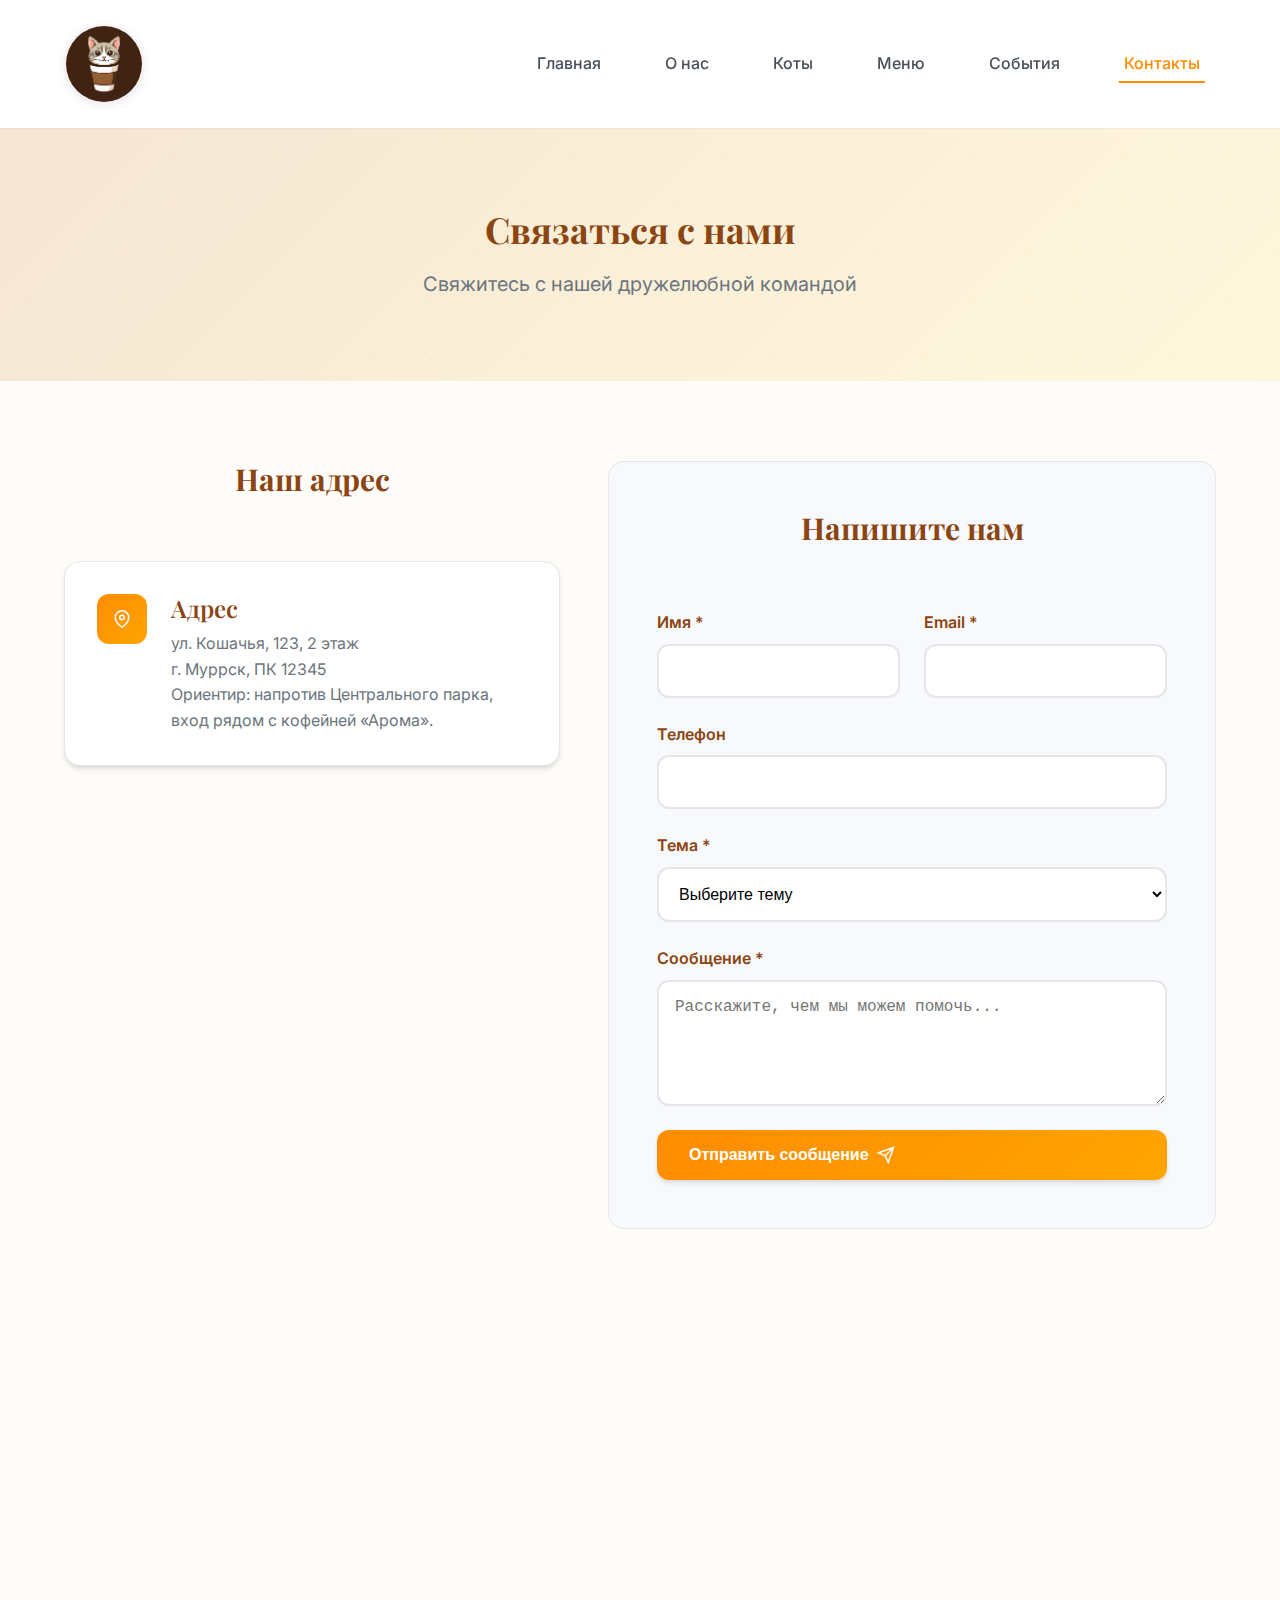
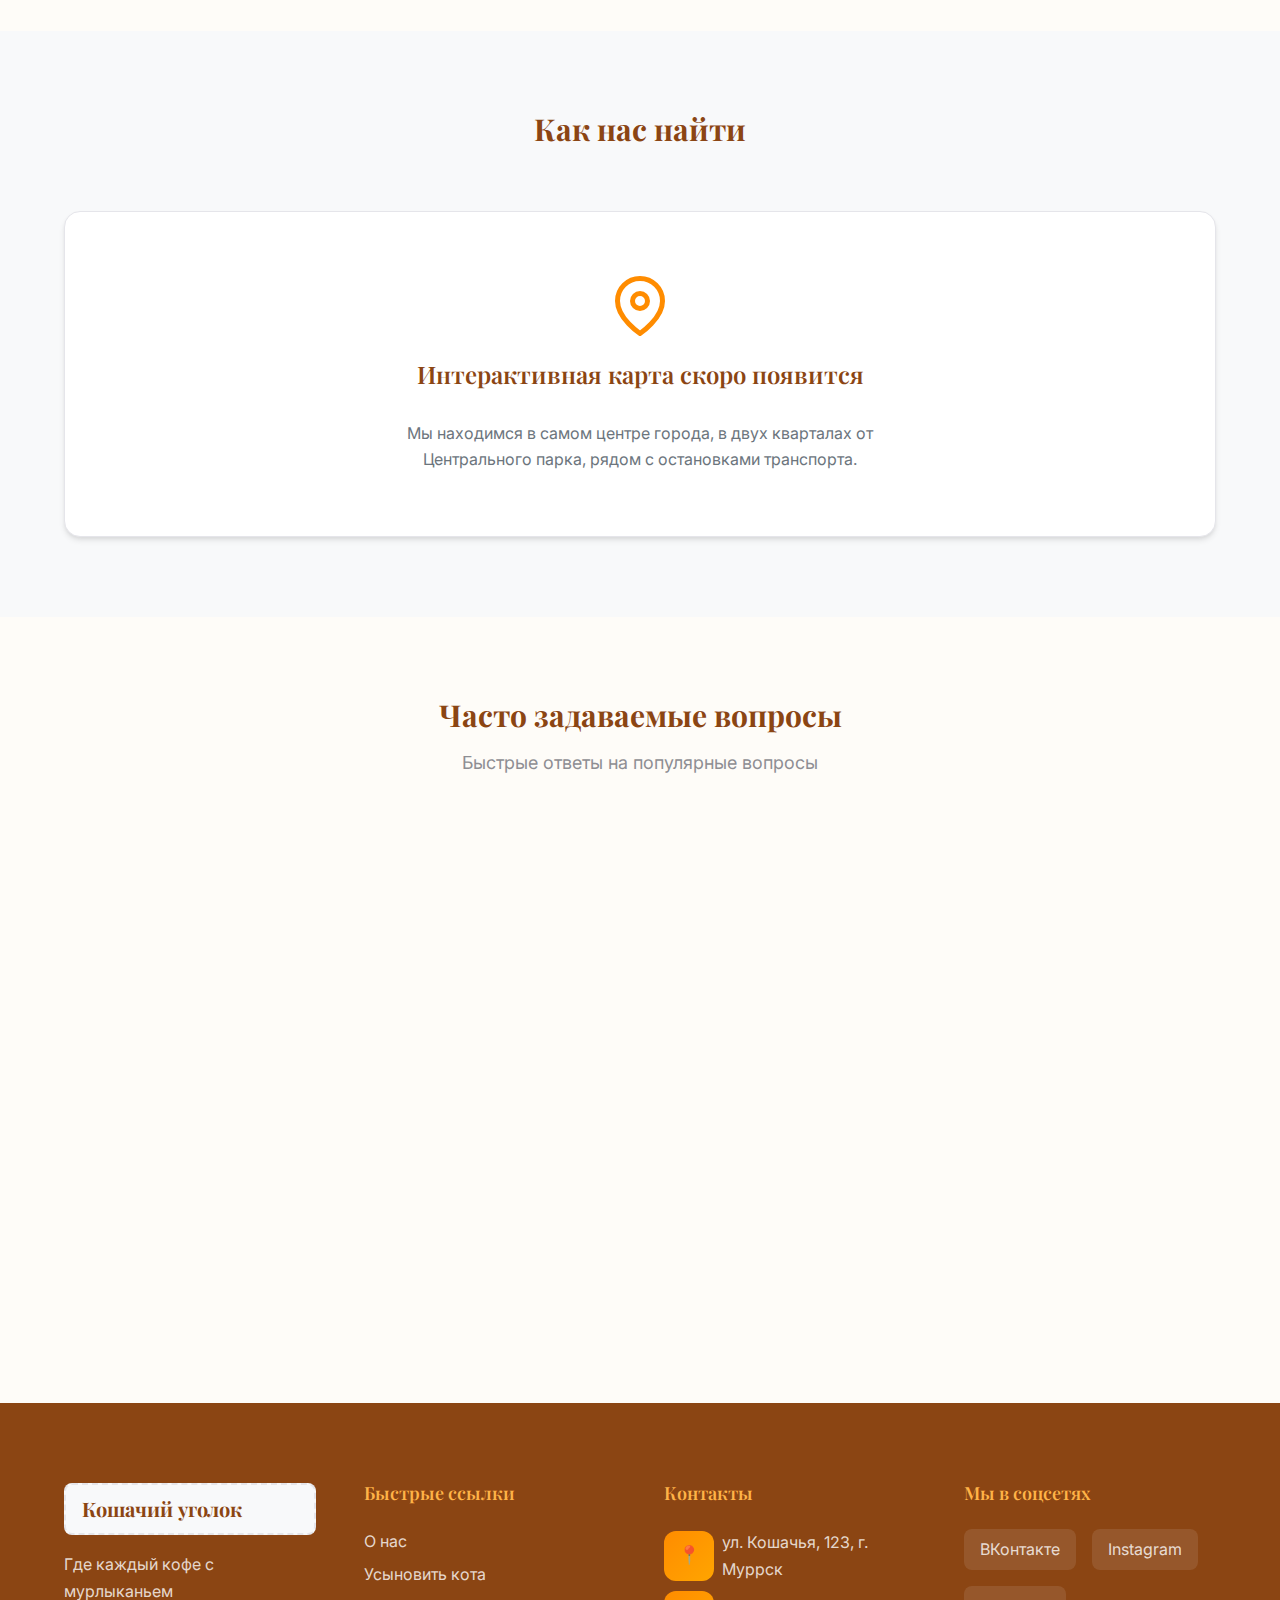
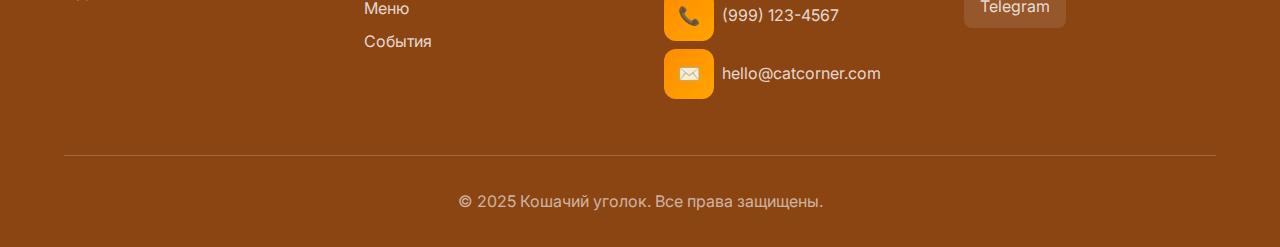
<file: contacts.html>
<!DOCTYPE html>
<html lang="ru">
<head>
    <meta charset="UTF-8">
    <meta name="viewport" content="width=device-width, initial-scale=1.0">
    <title>Кошачий уголок - Контакты</title>
    <link rel="stylesheet" href="style.css">
    <link rel="preconnect" href="https://fonts.googleapis.com">
    <link rel="preconnect" href="https://fonts.gstatic.com" crossorigin>
    <link href="https://fonts.googleapis.com/css2?family=Playfair+Display:wght@400;500;600;700&family=Inter:wght@300;400;500;600;700&display=swap" rel="stylesheet">
</head>
<body>
    <header class="header">
        <nav class="nav">
            <div class="nav-brand">
                <a href="index.html" class="logo-link">
                    <img src="img/logo.png" alt="Логотип Кошачий уголок" class="site-logo">
                </a>
            </div>
            <ul class="nav-menu" id="nav-menu">
                <li><a href="index.html" class="nav-link">Главная</a></li>
                <li><a href="about.html" class="nav-link">О нас</a></li>
                <li><a href="cats.html" class="nav-link">Коты</a></li>
                <li><a href="menu.html" class="nav-link">Меню</a></li>
                <li><a href="events.html" class="nav-link">События</a></li>
                <li><a href="contacts.html" class="nav-link active">Контакты</a></li>
            </ul>
            <div class="nav-toggle" id="nav-toggle">
                <span class="bar"></span>
                <span class="bar"></span>
                <span class="bar"></span>
            </div>
        </nav>
    </header>

    <main>
        <section class="page-hero">
            <div class="container">
                <div class="page-hero-content">
                    <h1>Связаться с нами</h1>
                    <p>Свяжитесь с нашей дружелюбной командой</p>
                </div>
            </div>
        </section>

        <section class="contact-info">
            <div class="container">
                <div class="contact-grid">
                    <div class="contact-details">
                        <div class="section-header">
                            <h2>Наш адрес</h2>
                        </div>
                        <div class="contact-items">
                            <div class="contact-item">
                                <div class="contact-icon">
                                    <svg viewBox="0 0 24 24" fill="none" stroke="currentColor">
                                        <path d="M21 10c0 7-9 13-9 13s-9-6-9-13a9 9 0 0 1 18 0z"/>
                                        <circle cx="12" cy="10" r="3"/>
                                    </svg>
                                </div>
                                <div class="contact-content">
                                    <h3>Адрес</h3>
                                    <p>ул. Кошачья, 123, 2 этаж<br>г. Муррск, ПК 12345<br>Ориентир: напротив Центрального парка, вход рядом с кофейней «Арома».</p>
                                </div>
                            </div>
                            <div class="contact-item">
                                <div class="contact-icon">
                                    <svg viewBox="0 0 24 24" fill="none" stroke="currentColor">
                                        <path d="M22 16.92v3a2 2 0 0 1-2.18 2 19.79 19.79 0 0 1-8.63-3.07 19.5 19.5 0 0 1-6-6 19.79 19.79 0 0 1-3.07-8.67A2 2 0 0 1 4.11 2h3a2 2 0 0 1 2 1.72 12.84 12.84 0 0 0 .7 2.81 2 2 0 0 1-.45 2.11L8.09 9.91a16 16 0 0 0 6 6l1.27-1.27a2 2 0 0 1 2.11-.45 12.84 12.84 0 0 0 2.81.7A2 2 0 0 1 22 16.92z"/>
                                    </svg>
                                </div>
                                <div class="contact-content">
                                    <h3>Телефон</h3>
                                    <p>(555) 123-4567<br>(555) 123-2287<br>Звонки принимаются с 8:00 до 20:00.<br>WhatsApp/Viber: +7 900 123-45-67</p>
                                </div>
                            </div>
                            <div class="contact-item">
                                <div class="contact-icon">
                                    <svg viewBox="0 0 24 24" fill="none" stroke="currentColor">
                                        <path d="M4 4h16c1.1 0 2 .9 2 2v12c0 1.1-.9 2-2 2H4c-1.1 0-2-.9-2-2V6c0-1.1.9-2 2-2z"/>
                                        <polyline points="22,6 12,13 2,6"/>
                                    </svg>
                                </div>
                                <div class="contact-content">
                                    <h3>Email</h3>
                                    <p>hello@catcorner.com — общие вопросы<br>adoptions@catcorner.com — усыновление кота<br>events@catcorner.com — мероприятия и аренда</p>
                                </div>
                            </div>
                            <div class="contact-item">
                                <div class="contact-icon">
                                    <svg viewBox="0 0 24 24" fill="none" stroke="currentColor">
                                        <circle cx="12" cy="12" r="10"/>
                                        <polyline points="12,6 12,12 16,14"/>
                                    </svg>
                                </div>
                                <div class="contact-content">
                                    <h3>Время работы</h3>
                                    <p>Пн–Пт: 7:00–21:00<br>Сб–Вс: 8:00–22:00<br>В праздничные дни: 9:00–20:00<br>Волонтёры: расписание по согласованию</p>
                                </div>
                            </div>
                        </div>
                    </div>

                    <div class="contact-form-container">
                        <div class="section-header">
                            <h2>Напишите нам</h2>
                        </div>
                        <form class="contact-form" id="contact-form">
                            <div class="form-row">
                                <div class="form-group">
                                    <label for="name">Имя *</label>
                                    <input type="text" id="name" name="name" required>
                                </div>
                                <div class="form-group">
                                    <label for="email">Email *</label>
                                    <input type="email" id="email" name="email" required>
                                </div>
                            </div>
                            <div class="form-group">
                                <label for="phone">Телефон</label>
                                <input type="tel" id="phone" name="phone">
                            </div>
                            <div class="form-group">
                                <label for="subject">Тема *</label>
                                <select id="subject" name="subject" required>
                                    <option value="">Выберите тему</option>
                                    <option value="general">Общий вопрос</option>
                                    <option value="adoption">Усыновление кота</option>
                                    <option value="events">События и мастер-классы</option>
                                    <option value="private-booking">Аренда для мероприятий</option>
                                    <option value="feedback">Обратная связь</option>
                                    <option value="other">Другое</option>
                                </select>
                            </div>
                            <div class="form-group">
                                <label for="message">Сообщение *</label>
                                <textarea id="message" name="message" rows="5" required placeholder="Расскажите, чем мы можем помочь..."></textarea>
                            </div>
                            <button type="submit" class="btn btn-primary">
                                <span>Отправить сообщение</span>
                                <svg class="btn-icon" viewBox="0 0 24 24" fill="none" stroke="currentColor">
                                    <line x1="22" y1="2" x2="11" y2="13"/>
                                    <polygon points="22,2 15,22 11,13 2,9 22,2"/>
                                </svg>
                            </button>
                        </form>
                    </div>
                </div>
            </div>
        </section>

        <section class="map-section">
            <div class="container">
                <div class="section-header">
                    <h2>Как нас найти</h2>
                </div>
                <div class="map-placeholder">
                    <div class="map-content">
                        <svg class="map-icon" viewBox="0 0 24 24" fill="none" stroke="currentColor">
                            <path d="M21 10c0 7-9 13-9 13s-9-6-9-13a9 9 0 0 1 18 0z"/>
                            <circle cx="12" cy="10" r="3"/>
                        </svg>
                        <h3>Интерактивная карта скоро появится</h3>
                        <p>Мы находимся в самом центре города, в двух кварталах от Центрального парка, рядом с остановками транспорта.</p>
                    </div>
                </div>
            </div>
        </section>

        <section class="faq-section">
            <div class="container">
                <div class="section-header">
                    <h2>Часто задаваемые вопросы</h2>
                    <p class="section-subtitle">Быстрые ответы на популярные вопросы</p>
                </div>
                <div class="faq-grid">
                    <div class="faq-item">
                        <h3>Нужна ли бронь?</h3>
                        <p>Бронирование не требуется для обычных визитов, но для событий и мастер-классов лучше записаться заранее.</p>
                    </div>
                    <div class="faq-item">
                        <h3>Можно ли прийти со своим котом?</h3>
                        <p>Для безопасности всех наших котов, приводить домашних животных в кафе нельзя.</p>
                    </div>
                    <div class="faq-item">
                        <h3>Можно ли с детьми?</h3>
                        <p>Да! Дети до 12 лет должны быть под присмотром взрослых.</p>
                    </div>
                    <div class="faq-item">
                        <h3>Что если у меня аллергия?</h3>
                        <p>У нас установлены очистители воздуха, но учитывайте свои особенности перед визитом.</p>
                    </div>
                    <div class="faq-item">
                        <h3>Как проходит усыновление кота?</h3>
                        <p>Посетите страницу "Коты" для подробностей или спросите у персонала во время визита.</p>
                    </div>
                    <div class="faq-item">
                        <h3>Есть ли Wi-Fi?</h3>
                        <p>Да! Бесплатный Wi-Fi для всех гостей. Отлично для работы или учёбы рядом с котами.</p>
                    </div>
                </div>
            </div>
        </section>
    </main>

    <footer class="footer">
        <div class="container">
            <div class="footer-content">
                <div class="footer-section">
                    <div class="footer-logo">
                        <div class="logo-placeholder">
                            <span class="logo-text">Кошачий уголок</span>
                        </div>
                        <p>Где каждый кофе с мурлыканьем</p>
                    </div>
                </div>
                <div class="footer-section">
                    <h4>Быстрые ссылки</h4>
                    <ul>
                        <li><a href="about.html">О нас</a></li>
                        <li><a href="cats.html">Усыновить кота</a></li>
                        <li><a href="menu.html">Меню</a></li>
                        <li><a href="events.html">События</a></li>
                    </ul>
                </div>
                <div class="footer-section">
                    <h4>Контакты</h4>
                    <div class="contact-info">
                        <p><span class="contact-icon">📍</span> ул. Кошачья, 123, г. Муррск</p>
                        <p><span class="contact-icon">📞</span> (999) 123-4567</p>
                        <p><span class="contact-icon">✉️</span> hello@catcorner.com</p>
                    </div>
                </div>
                <div class="footer-section">
                    <h4>Мы в соцсетях</h4>
                    <div class="social-links">
                        <a href="#" class="social-link">ВКонтакте</a>
                        <a href="#" class="social-link">Instagram</a>
                        <a href="#" class="social-link">Telegram</a>
                    </div>
                </div>
            </div>
            <div class="footer-bottom">
                <p>&copy; 2025 Кошачий уголок. Все права защищены.</p>
            </div>
        </div>
    </footer>

    <script src="main.js"></script>
</body>
</html>
</file>
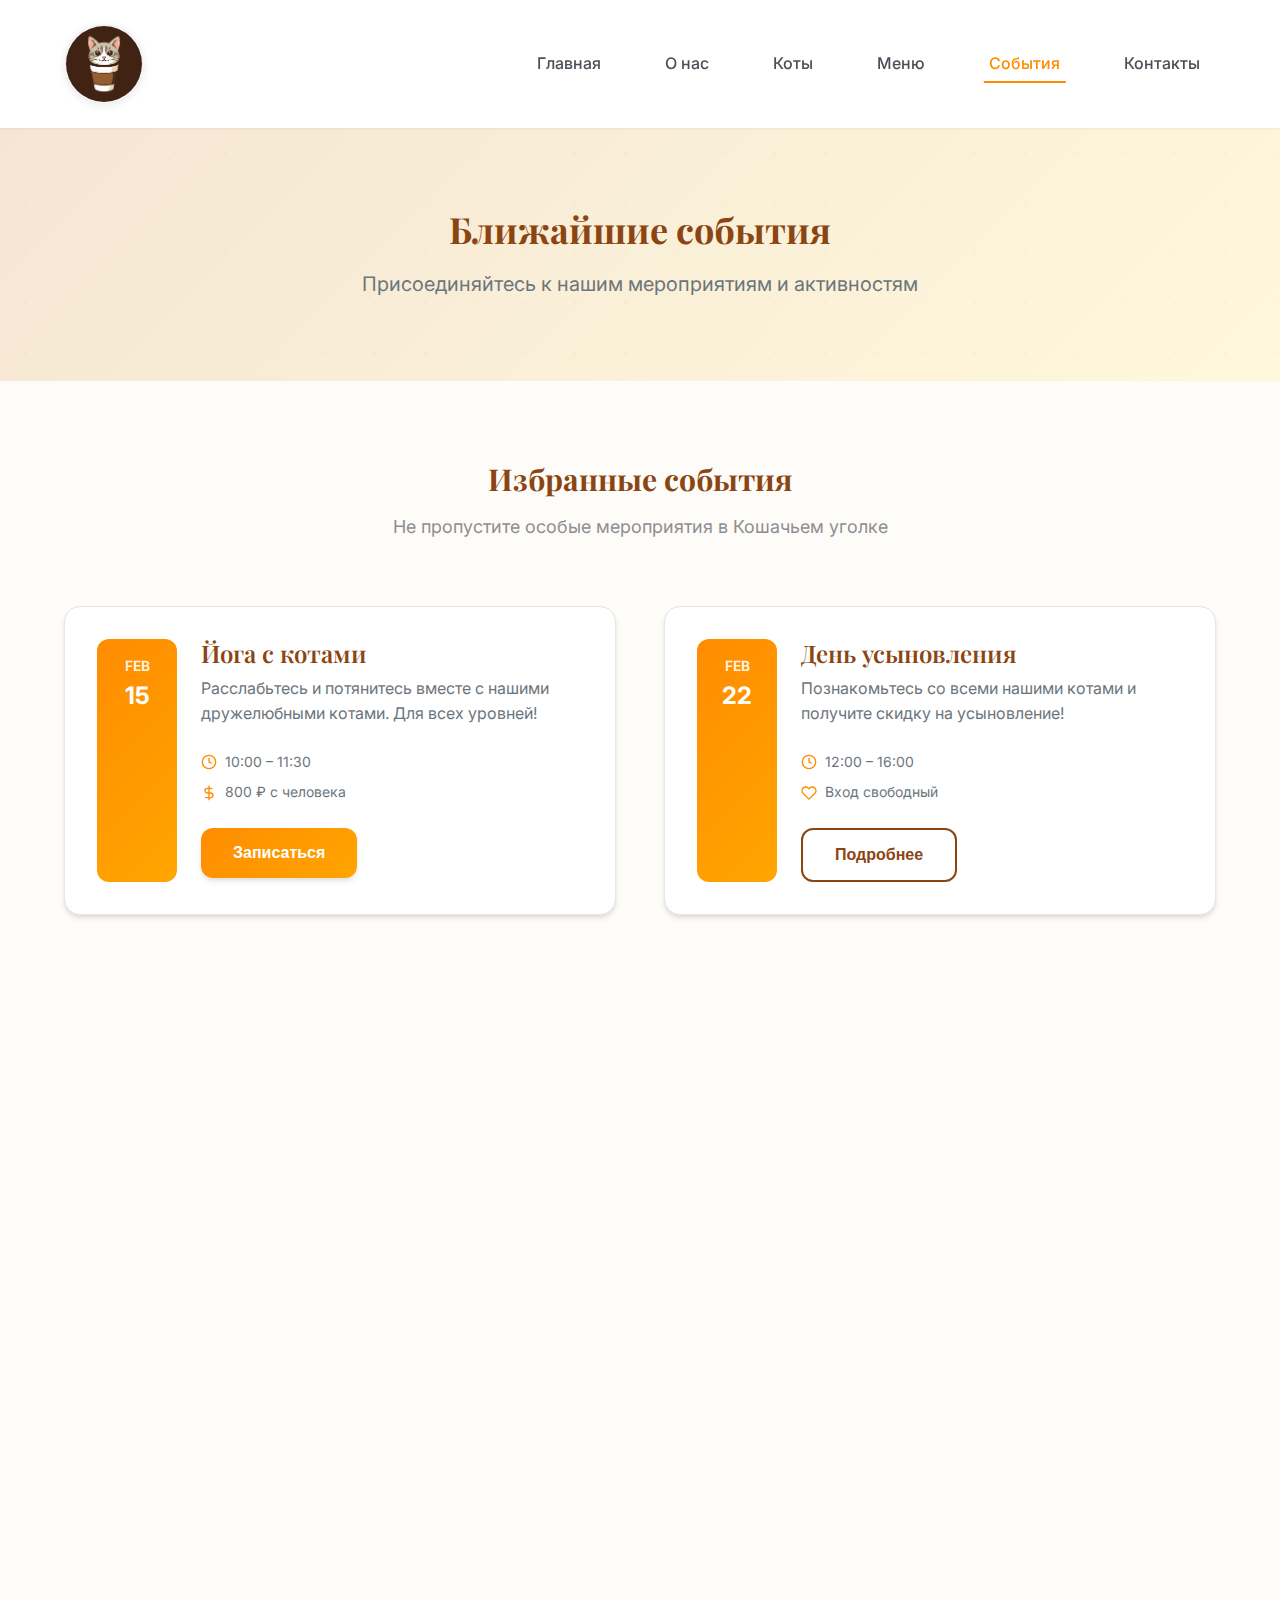
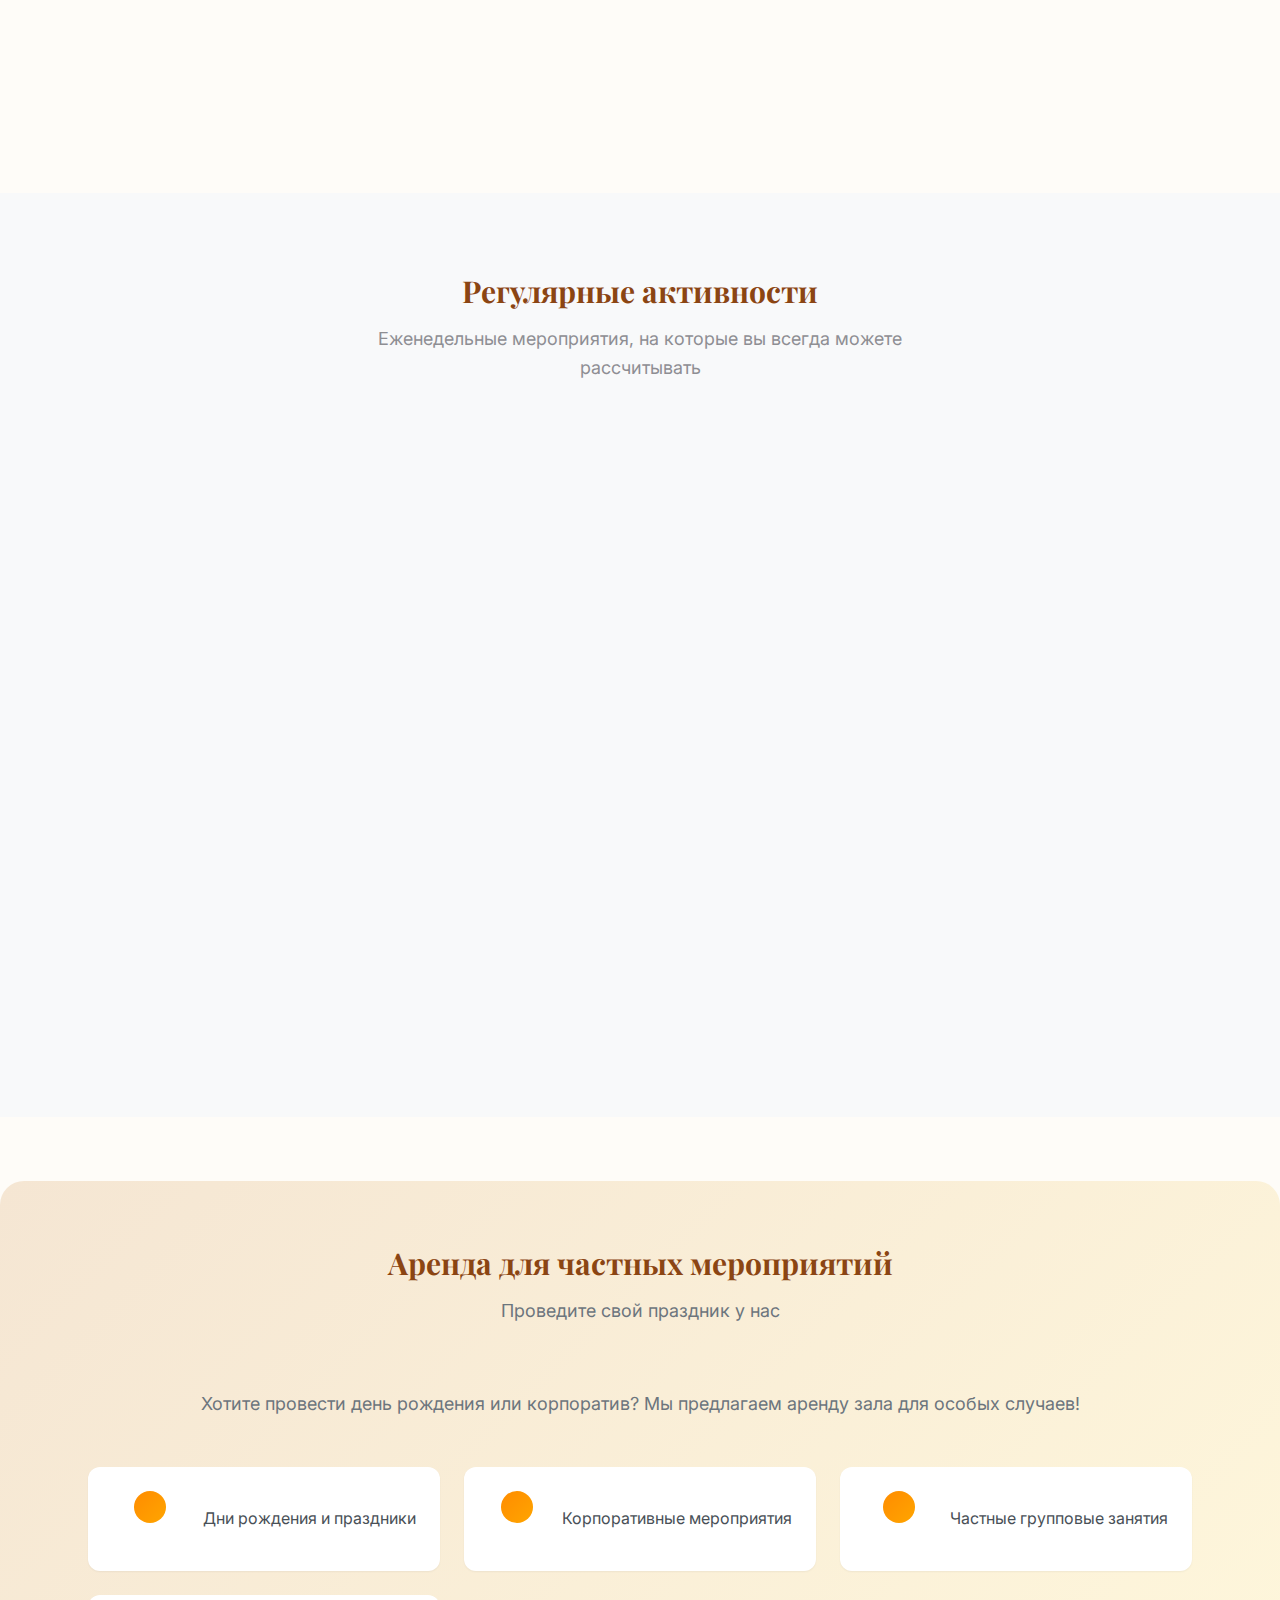
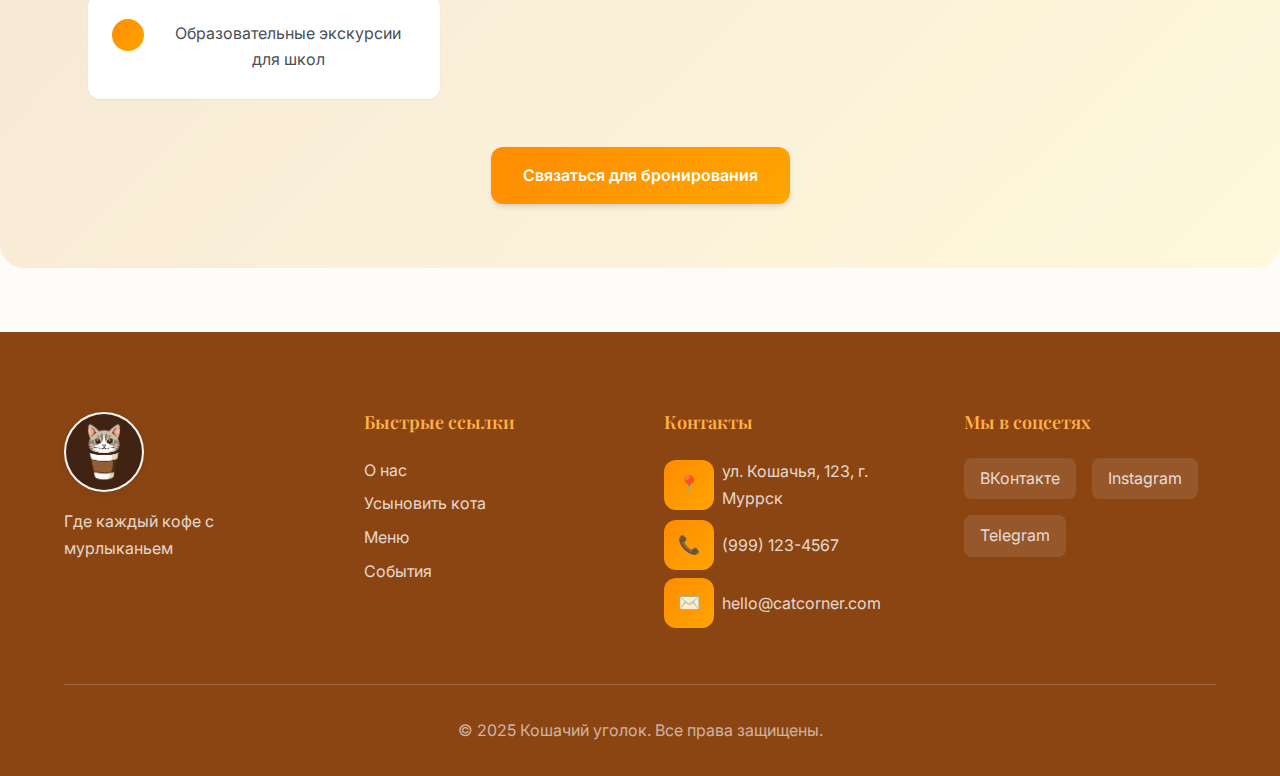
<file: events.html>
<!DOCTYPE html>
<html lang="ru">
<head>
    <meta charset="UTF-8">
    <meta name="viewport" content="width=device-width, initial-scale=1.0">
    <title>Кошачий уголок - События</title>
    <link rel="stylesheet" href="style.css">
    <link rel="preconnect" href="https://fonts.googleapis.com">
    <link rel="preconnect" href="https://fonts.gstatic.com" crossorigin>
    <link href="https://fonts.googleapis.com/css2?family=Playfair+Display:wght@400;500;600;700&family=Inter:wght@300;400;500;600;700&display=swap" rel="stylesheet">
</head>
<body>
    <header class="header">
        <nav class="nav">
            <div class="nav-brand">
                <a href="index.html" class="logo-link">
                    <img src="img/logo.png" alt="Логотип Кошачий уголок" class="site-logo">
                </a>
            </div>
            <ul class="nav-menu" id="nav-menu">
                <li><a href="index.html" class="nav-link">Главная</a></li>
                <li><a href="about.html" class="nav-link">О нас</a></li>
                <li><a href="cats.html" class="nav-link">Коты</a></li>
                <li><a href="menu.html" class="nav-link">Меню</a></li>
                <li><a href="events.html" class="nav-link active">События</a></li>
                <li><a href="contacts.html" class="nav-link">Контакты</a></li>
            </ul>
            <div class="nav-toggle" id="nav-toggle">
                <span class="bar"></span>
                <span class="bar"></span>
                <span class="bar"></span>
            </div>
        </nav>
    </header>

    <main>
        <section class="page-hero">
            <div class="container">
                <div class="page-hero-content">
                    <h1>Ближайшие события</h1>
                    <p>Присоединяйтесь к нашим мероприятиям и активностям</p>
                </div>
            </div>
        </section>

        <section class="events">
            <div class="container">
                <div class="section-header">
                    <h2>Избранные события</h2>
                    <p class="section-subtitle">Не пропустите особые мероприятия в Кошачьем уголке</p>
                </div>
                <div class="events-grid">
                    <article class="event-card">
                        <div class="event-date">
                            <span class="month">FEB</span>
                            <span class="day">15</span>
                        </div>
                        <div class="event-info">
                            <h3>Йога с котами</h3>
                            <p>Расслабьтесь и потянитесь вместе с нашими дружелюбными котами. Для всех уровней!</p>
                            <div class="event-details">
                                <div class="event-detail">
                                    <svg class="detail-icon" viewBox="0 0 24 24" fill="none" stroke="currentColor">
                                        <circle cx="12" cy="12" r="10"/>
                                        <polyline points="12,6 12,12 16,14"/>
                                    </svg>
                                    <span>10:00 – 11:30</span>
                                </div>
                                <div class="event-detail">
                                    <svg class="detail-icon" viewBox="0 0 24 24" fill="none" stroke="currentColor">
                                        <line x1="12" y1="1" x2="12" y2="23"/>
                                        <path d="M17 5H9.5a3.5 3.5 0 0 0 0 7h5a3.5 3.5 0 0 1 0 7H6"/>
                                    </svg>
                                    <span>800 ₽ с человека</span>
                                </div>
                            </div>
                            <button class="btn btn-primary">Записаться</button>
                        </div>
                    </article>

                    <article class="event-card">
                        <div class="event-date">
                            <span class="month">FEB</span>
                            <span class="day">22</span>
                        </div>
                        <div class="event-info">
                            <h3>День усыновления</h3>
                            <p>Познакомьтесь со всеми нашими котами и получите скидку на усыновление!</p>
                            <div class="event-details">
                                <div class="event-detail">
                                    <svg class="detail-icon" viewBox="0 0 24 24" fill="none" stroke="currentColor">
                                        <circle cx="12" cy="12" r="10"/>
                                        <polyline points="12,6 12,12 16,14"/>
                                    </svg>
                                    <span>12:00 – 16:00</span>
                                </div>
                                <div class="event-detail">
                                    <svg class="detail-icon" viewBox="0 0 24 24" fill="none" stroke="currentColor">
                                        <path d="M20.84 4.61a5.5 5.5 0 0 0-7.78 0L12 5.67l-1.06-1.06a5.5 5.5 0 0 0-7.78 7.78l1.06 1.06L12 21.23l7.78-7.78 1.06-1.06a5.5 5.5 0 0 0 0-7.78z"/>
                                    </svg>
                                    <span>Вход свободный</span>
                                </div>
                            </div>
                            <button class="btn btn-secondary">Подробнее</button>
                        </div>
                    </article>

                    <article class="event-card">
                        <div class="event-date">
                            <span class="month">MAR</span>
                            <span class="day">01</span>
                        </div>
                        <div class="event-info">
                            <h3>Кофейный мастер-класс</h3>
                            <p>Узнайте о разных вкусах кофе в компании котов.</p>
                            <div class="event-details">
                                <div class="event-detail">
                                    <svg class="detail-icon" viewBox="0 0 24 24" fill="none" stroke="currentColor">
                                        <circle cx="12" cy="12" r="10"/>
                                        <polyline points="12,6 12,12 16,14"/>
                                    </svg>
                                    <span>14:00 – 15:30</span>
                                </div>
                                <div class="event-detail">
                                    <svg class="detail-icon" viewBox="0 0 24 24" fill="none" stroke="currentColor">
                                        <line x1="12" y1="1" x2="12" y2="23"/>
                                        <path d="M17 5H9.5a3.5 3.5 0 0 0 0 7h5a3.5 3.5 0 0 1 0 7H6"/>
                                    </svg>
                                    <span>1000 ₽ с человека</span>
                                </div>
                            </div>
                            <button class="btn btn-primary">Записаться</button>
                        </div>
                    </article>

                    <article class="event-card">
                        <div class="event-date">
                            <span class="month">MAR</span>
                            <span class="day">08</span>
                        </div>
                        <div class="event-info">
                            <h3>Мастер-класс по уходу за котами</h3>
                            <p>Узнайте важные советы по уходу за котами от нашего специалиста.</p>
                            <div class="event-details">
                                <div class="event-detail">
                                    <svg class="detail-icon" viewBox="0 0 24 24" fill="none" stroke="currentColor">
                                        <circle cx="12" cy="12" r="10"/>
                                        <polyline points="12,6 12,12 16,14"/>
                                    </svg>
                                    <span>11:00 – 12:30</span>
                                </div>
                                <div class="event-detail">
                                    <svg class="detail-icon" viewBox="0 0 24 24" fill="none" stroke="currentColor">
                                        <line x1="12" y1="1" x2="12" y2="23"/>
                                        <path d="M17 5H9.5a3.5 3.5 0 0 0 0 7h5a3.5 3.5 0 0 1 0 7H6"/>
                                    </svg>
                                    <span>700 ₽ с человека</span>
                                </div>
                            </div>
                            <button class="btn btn-primary">Записаться</button>
                        </div>
                    </article>

                    <article class="event-card">
                        <div class="event-date">
                            <span class="month">MAR</span>
                            <span class="day">15</span>
                        </div>
                        <div class="event-info">
                            <h3>Час чтения для детей и котов</h3>
                            <p>Дети могут читать нашим ласковым котам в спокойной обстановке.</p>
                            <div class="event-details">
                                <div class="event-detail">
                                    <svg class="detail-icon" viewBox="0 0 24 24" fill="none" stroke="currentColor">
                                        <circle cx="12" cy="12" r="10"/>
                                        <polyline points="12,6 12,12 16,14"/>
                                    </svg>
                                    <span>16:00 – 17:00</span>
                                </div>
                                <div class="event-detail">
                                    <svg class="detail-icon" viewBox="0 0 24 24" fill="none" stroke="currentColor">
                                        <line x1="12" y1="1" x2="12" y2="23"/>
                                        <path d="M17 5H9.5a3.5 3.5 0 0 0 0 7h5a3.5 3.5 0 0 1 0 7H6"/>
                                    </svg>
                                    <span>600 ₽ за ребёнка</span>
                                </div>
                            </div>
                            <button class="btn btn-primary">Записаться</button>
                        </div>
                    </article>

                    <article class="event-card">
                        <div class="event-date">
                            <span class="month">MAR</span>
                            <span class="day">22</span>
                        </div>
                        <div class="event-info">
                            <h3>Мастер-класс по латте-арту</h3>
                            <p>Научитесь создавать красивый латте-арт в компании мурлыкающих друзей.</p>
                            <div class="event-details">
                                <div class="event-detail">
                                    <svg class="detail-icon" viewBox="0 0 24 24" fill="none" stroke="currentColor">
                                        <circle cx="12" cy="12" r="10"/>
                                        <polyline points="12,6 12,12 16,14"/>
                                    </svg>
                                    <span>13:00 – 15:00</span>
                                </div>
                                <div class="event-detail">
                                    <svg class="detail-icon" viewBox="0 0 24 24" fill="none" stroke="currentColor">
                                        <line x1="12" y1="1" x2="12" y2="23"/>
                                        <path d="M17 5H9.5a3.5 3.5 0 0 0 0 7h5a3.5 3.5 0 0 1 0 7H6"/>
                                    </svg>
                                    <span>1200 ₽ с человека</span>
                                </div>
                            </div>
                            <button class="btn btn-primary">Записаться</button>
                        </div>
                    </article>
                </div>
            </div>
        </section>

        <section class="regular-activities">
            <div class="container">
                <div class="section-header">
                    <h2>Регулярные активности</h2>
                    <p class="section-subtitle">Еженедельные мероприятия, на которые вы всегда можете рассчитывать</p>
                </div>
                <div class="activities-grid">
                    <div class="activity-card">
                        <div class="activity-icon">
                            <svg viewBox="0 0 24 24" fill="none" stroke="currentColor">
                                <path d="M18 8h1a4 4 0 0 1 0 8h-1M2 8h16v9a4 4 0 0 1-4 4H6a4 4 0 0 1-4-4V8z"/>
                                <line x1="6" y1="1" x2="6" y2="4"/>
                                <line x1="10" y1="1" x2="10" y2="4"/>
                                <line x1="14" y1="1" x2="14" y2="4"/>
                            </svg>
                        </div>
                        <h3>Счастливые часы</h3>
                        <p>Скидки на напитки и закуски</p>
                        <span class="activity-time">Пн–Пт, 15:00–17:00</span>
                    </div>
                    <div class="activity-card">
                        <div class="activity-icon">
                            <svg viewBox="0 0 24 24" fill="none" stroke="currentColor">
                                <path d="M2 3h6a4 4 0 0 1 4 4v14a3 3 0 0 0-3-3H2z"/>
                                <path d="M22 3h-6a4 4 0 0 0-4 4v14a3 3 0 0 1 3-3h7z"/>
                            </svg>
                        </div>
                        <h3>Тихие часы для учёбы</h3>
                        <p>Время для спокойной учёбы с котами</p>
                        <span class="activity-time">Вт и Чт, 9:00–12:00</span>
                    </div>
                    <div class="activity-card">
                        <div class="activity-icon">
                            <svg viewBox="0 0 24 24" fill="none" stroke="currentColor">
                                <path d="M20.84 4.61a5.5 5.5 0 0 0-7.78 0L12 5.67l-1.06-1.06a5.5 5.5 0 0 0-7.78 7.78l1.06 1.06L12 21.23l7.78-7.78 1.06-1.06a5.5 5.5 0 0 0 0-7.78z"/>
                            </svg>
                        </div>
                        <h3>День скидок для пенсионеров</h3>
                        <p>Скидка 20% для гостей от 65 лет</p>
                        <span class="activity-time">Среда, весь день</span>
                    </div>
                    <div class="activity-card">
                        <div class="activity-icon">
                            <svg viewBox="0 0 24 24" fill="none" stroke="currentColor">
                                <circle cx="12" cy="12" r="3"/>
                                <path d="M12 1v6m0 6v6m11-7h-6m-6 0H1"/>
                            </svg>
                        </div>
                        <h3>Время кормления котов</h3>
                        <p>Посмотрите, как наши коты наслаждаются едой</p>
                        <span class="activity-time">Каждый день: 8:00, 13:00, 18:00</span>
                    </div>
                </div>
            </div>
        </section>

        <section class="event-booking">
            <div class="container">
                <div class="booking-content">
                    <div class="section-header">
                        <h2>Аренда для частных мероприятий</h2>
                        <p class="section-subtitle">Проведите свой праздник у нас</p>
                    </div>
                    <p>Хотите провести день рождения или корпоратив? Мы предлагаем аренду зала для особых случаев!</p>
                    <div class="booking-features">
                        <div class="feature-list">
                            <div class="feature-item">
                                <svg class="feature-icon" viewBox="0 0 24 24" fill="none" stroke="currentColor">
                                    <path d="M7 8h10M7 12h4m1 8l-4-4H5a2 2 0 01-2-2V4a2 2 0 012-2h14a2 2 0 012 2v8a2 2 0 01-2 2h-3l-4 4z"/>
                                </svg>
                                <span>Дни рождения и праздники</span>
                            </div>
                            <div class="feature-item">
                                <svg class="feature-icon" viewBox="0 0 24 24" fill="none" stroke="currentColor">
                                    <path d="M17 21v-2a4 4 0 0 0-4-4H5a4 4 0 0 0-4 4v2"/>
                                    <circle cx="9" cy="7" r="4"/>
                                    <path d="M23 21v-2a4 4 0 0 0-3-3.87"/>
                                    <path d="M16 3.13a4 4 0 0 1 0 7.75"/>
                                </svg>
                                <span>Корпоративные мероприятия</span>
                            </div>
                            <div class="feature-item">
                                <svg class="feature-icon" viewBox="0 0 24 24" fill="none" stroke="currentColor">
                                    <path d="M17 21v-2a4 4 0 0 0-4-4H5a4 4 0 0 0-4 4v2"/>
                                    <circle cx="9" cy="7" r="4"/>
                                    <path d="M23 21v-2a4 4 0 0 0-3-3.87"/>
                                    <path d="M16 3.13a4 4 0 0 1 0 7.75"/>
                                </svg>
                                <span>Частные групповые занятия</span>
                            </div>
                            <div class="feature-item">
                                <svg class="feature-icon" viewBox="0 0 24 24" fill="none" stroke="currentColor">
                                    <path d="M2 3h6a4 4 0 0 1 4 4v14a3 3 0 0 0-3-3H2z"/>
                                    <path d="M22 3h-6a4 4 0 0 0-4 4v14a3 3 0 0 1 3-3h7z"/>
                                </svg>
                                <span>Образовательные экскурсии для школ</span>
                            </div>
                        </div>
                    </div>
                    <a href="contacts.html" class="btn btn-primary">Связаться для бронирования</a>
                </div>
            </div>
        </section>
    </main>

    <footer class="footer">
        <div class="container">
            <div class="footer-content">
                <div class="footer-section">
                    <div class="footer-logo">
                        <a href="index.html" class="logo-link">
                            <img src="img/logo.png" alt="Логотип Кошачий уголок" class="site-logo">
                        </a>
                        <p>Где каждый кофе с мурлыканьем</p>
                    </div>
                </div>
                <div class="footer-section">
                    <h4>Быстрые ссылки</h4>
                    <ul>
                        <li><a href="about.html">О нас</a></li>
                        <li><a href="cats.html">Усыновить кота</a></li>
                        <li><a href="menu.html">Меню</a></li>
                        <li><a href="events.html">События</a></li>
                    </ul>
                </div>
                <div class="footer-section">
                    <h4>Контакты</h4>
                    <div class="contact-info">
                        <p><span class="contact-icon">📍</span> ул. Кошачья, 123, г. Муррск</p>
                        <p><span class="contact-icon">📞</span> (999) 123-4567</p>
                        <p><span class="contact-icon">✉️</span> hello@catcorner.com</p>
                    </div>
                </div>
                <div class="footer-section">
                    <h4>Мы в соцсетях</h4>
                    <div class="social-links">
                        <a href="#" class="social-link">ВКонтакте</a>
                        <a href="#" class="social-link">Instagram</a>
                        <a href="#" class="social-link">Telegram</a>
                    </div>
                </div>
            </div>
            <div class="footer-bottom">
                <p>&copy; 2025 Кошачий уголок. Все права защищены.</p>
            </div>
        </div>
    </footer>

    <script src="main.js"></script>
</body>
</html>
</file>
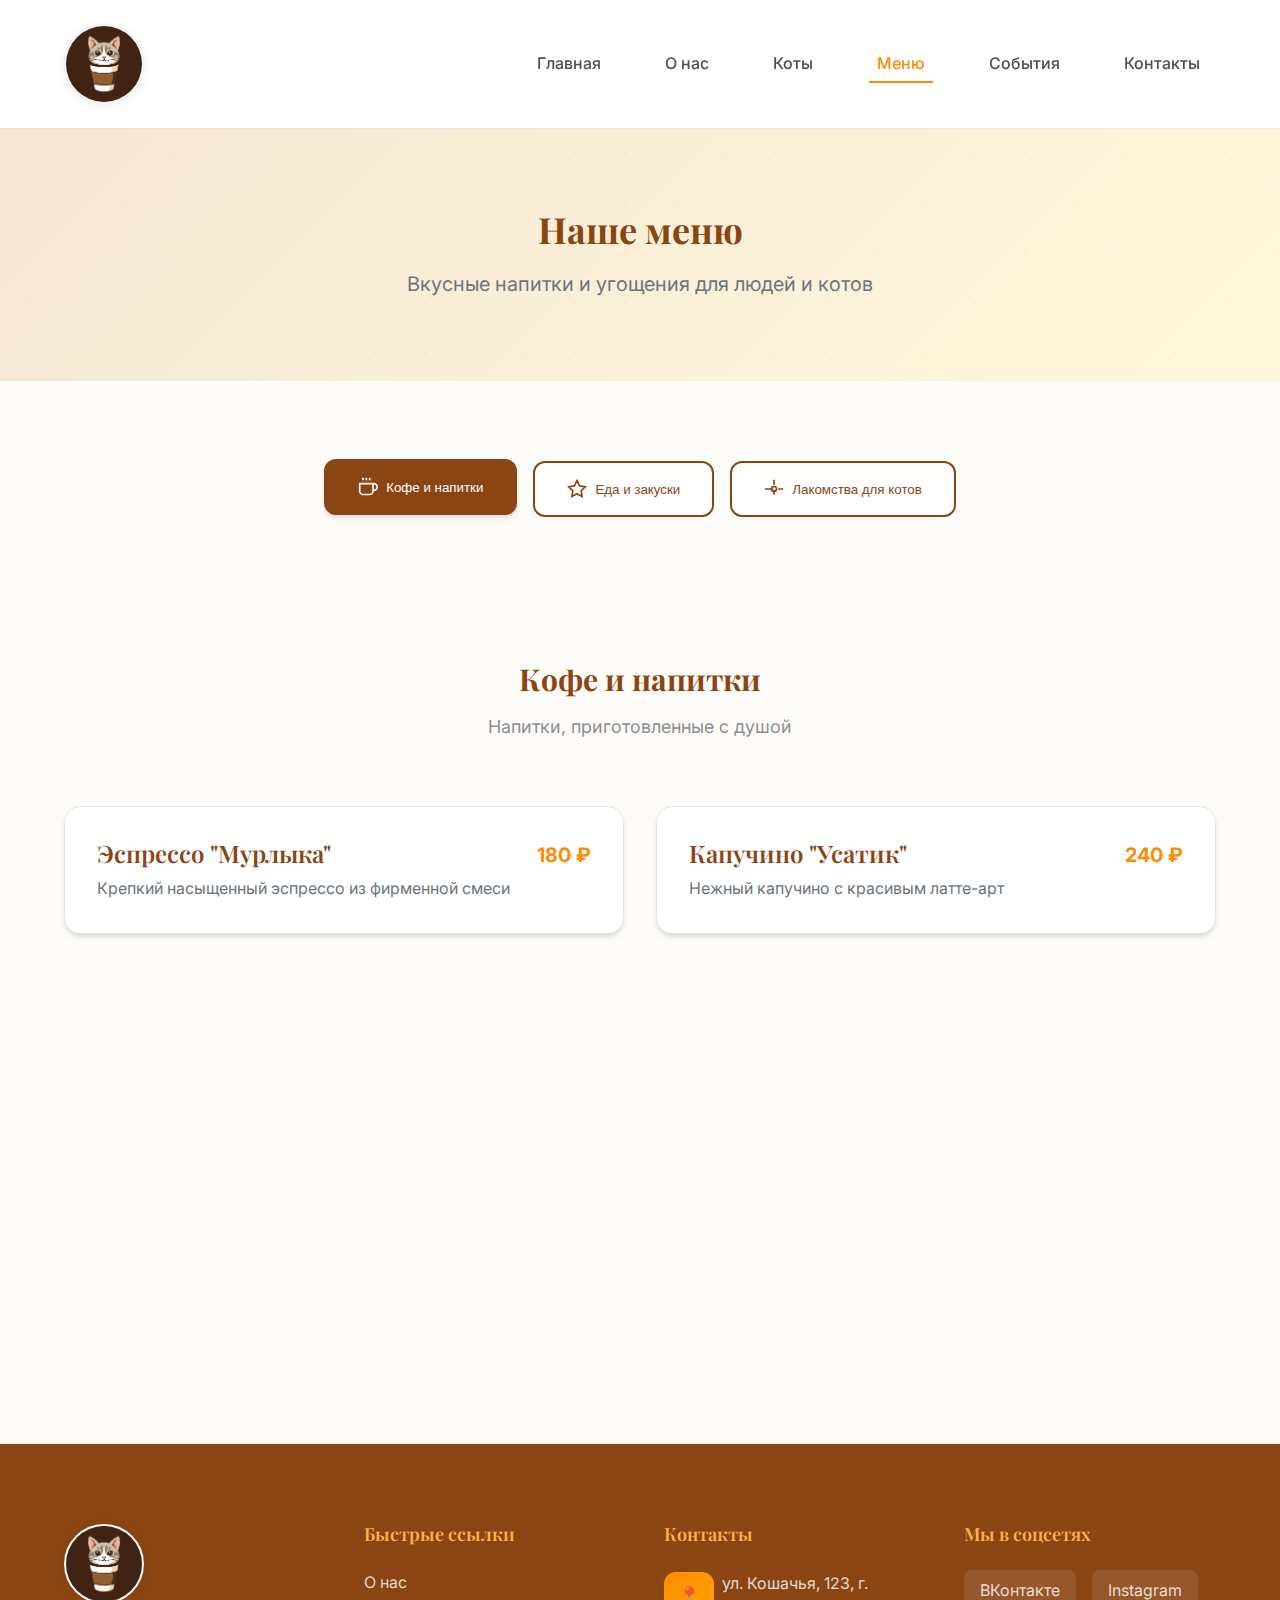
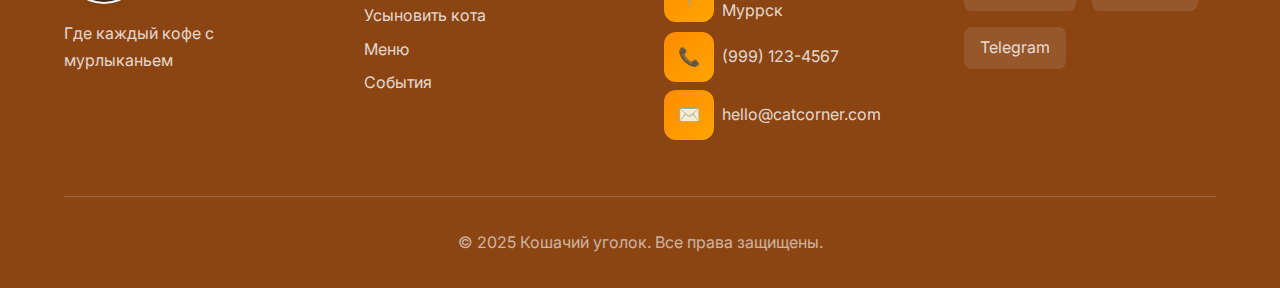
<file: menu.html>
<!DOCTYPE html>
<html lang="ru">
<head>
    <meta charset="UTF-8">
    <meta name="viewport" content="width=device-width, initial-scale=1.0">
    <title>Кошачий уголок - Меню</title>
    <link rel="stylesheet" href="style.css">
    <link rel="preconnect" href="https://fonts.googleapis.com">
    <link rel="preconnect" href="https://fonts.gstatic.com" crossorigin>
    <link href="https://fonts.googleapis.com/css2?family=Playfair+Display:wght@400;500;600;700&family=Inter:wght@300;400;500;600;700&display=swap" rel="stylesheet">
</head>
<body>
    <header class="header">
        <nav class="nav">
            <div class="nav-brand">
                <a href="index.html" class="logo-link">
                    <img src="img/logo.png" alt="Логотип Кошачий уголок" class="site-logo">
                </a>
            </div>
            <ul class="nav-menu" id="nav-menu">
                <li><a href="index.html" class="nav-link">Главная</a></li>
                <li><a href="about.html" class="nav-link">О нас</a></li>
                <li><a href="cats.html" class="nav-link">Коты</a></li>
                <li><a href="menu.html" class="nav-link active">Меню</a></li>
                <li><a href="events.html" class="nav-link">События</a></li>
                <li><a href="contacts.html" class="nav-link">Контакты</a></li>
            </ul>
            <div class="nav-toggle" id="nav-toggle">
                <span class="bar"></span>
                <span class="bar"></span>
                <span class="bar"></span>
            </div>
        </nav>
    </header>

    <main>
        <section class="page-hero">
            <div class="container">
                <div class="page-hero-content">
                    <h1>Наше меню</h1>
                    <p>Вкусные напитки и угощения для людей и котов</p>
                </div>
            </div>
        </section>

        <section class="menu-categories">
            <div class="container">
                <nav class="menu-nav">
                    <button class="menu-tab active" data-category="coffee">
                        <svg class="tab-icon" viewBox="0 0 24 24" fill="none" stroke="currentColor">
                            <path d="M18 8h1a4 4 0 0 1 0 8h-1M2 8h16v9a4 4 0 0 1-4 4H6a4 4 0 0 1-4-4V8z"/>
                            <line x1="6" y1="1" x2="6" y2="4"/>
                            <line x1="10" y1="1" x2="10" y2="4"/>
                            <line x1="14" y1="1" x2="14" y2="4"/>
                        </svg>
                        Кофе и напитки
                    </button>
                    <button class="menu-tab" data-category="food">
                        <svg class="tab-icon" viewBox="0 0 24 24" fill="none" stroke="currentColor">
                            <path d="M12 2l3.09 6.26L22 9.27l-5 4.87 1.18 6.88L12 17.77l-6.18 3.25L7 14.14 2 9.27l6.91-1.01L12 2z"/>
                        </svg>
                        Еда и закуски
                    </button>
                    <button class="menu-tab" data-category="cat-treats">
                        <svg class="tab-icon" viewBox="0 0 24 24" fill="none" stroke="currentColor">
                            <circle cx="12" cy="12" r="3"/>
                            <path d="M12 1v6m0 6v6m11-7h-6m-6 0H1"/>
                        </svg>
                        Лакомства для котов
                    </button>
                </nav>

                <div class="menu-content">
                    <section class="menu-category active" id="coffee">
                        <div class="section-header">
                            <h2>Кофе и напитки</h2>
                            <p class="section-subtitle">Напитки, приготовленные с душой</p>
                        </div>
                        <div class="menu-grid">
                            <article class="menu-item">
                                <div class="menu-item-info">
                                    <h3>Эспрессо "Мурлыка"</h3>
                                    <p>Крепкий насыщенный эспрессо из фирменной смеси</p>
                                </div>
                                <span class="price">180 ₽</span>
                            </article>
                            <article class="menu-item">
                                <div class="menu-item-info">
                                    <h3>Капучино "Усатик"</h3>
                                    <p>Нежный капучино с красивым латте-арт</p>
                                </div>
                                <span class="price">240 ₽</span>
                            </article>
                            <article class="menu-item">
                                <div class="menu-item-info">
                                    <h3>Мокко "Мяу"</h3>
                                    <p>Шоколад и кофе со взбитыми сливками</p>
                                </div>
                                <span class="price">260 ₽</span>
                            </article>
                            <article class="menu-item">
                                <div class="menu-item-info">
                                    <h3>Карамельный маккиато "Кот-карамель"</h3>
                                    <p>Сладкий карамельный эспрессо с молоком</p>
                                </div>
                                <span class="price">270 ₽</span>
                            </article>
                            <article class="menu-item">
                                <div class="menu-item-info">
                                    <h3>Чай латте "Лапка"</h3>
                                    <p>Пряный чай с молоком и корицей</p>
                                </div>
                                <span class="price">220 ₽</span>
                            </article>
                            <article class="menu-item">
                                <div class="menu-item-info">
                                    <h3>Зелёный чай "Табби"</h3>
                                    <p>Премиальный зелёный чай с мёдом и лимоном</p>
                                </div>
                                <span class="price">190 ₽</span>
                            </article>
                        </div>
                    </section>

                    <section class="menu-category" id="food">
                        <div class="section-header">
                            <h2>Еда и закуски</h2>
                            <p class="section-subtitle">Свежие и вкусные блюда к вашему напитку</p>
                        </div>
                        <div class="menu-grid">
                            <article class="menu-item">
                                <div class="menu-item-info">
                                    <h3>Круассан "Котик"</h3>
                                    <p>Сливочный круассан с начинкой на выбор</p>
                                </div>
                                <span class="price">350 ₽</span>
                            </article>
                            <article class="menu-item">
                                <div class="menu-item-info">
                                    <h3>Фокачча "Кошачья"</h3>
                                    <p>Свежая фокачча с травами и томатами</p>
                                </div>
                                <span class="price">390 ₽</span>
                            </article>
                            <article class="menu-item">
                                <div class="menu-item-info">
                                    <h3>Панини "Пушистик"</h3>
                                    <p>Горячий панини с ветчиной, сыром и овощами</p>
                                </div>
                                <span class="price">470 ₽</span>
                            </article>
                            <article class="menu-item">
                                <div class="menu-item-info">
                                    <h3>Пирожное "Кот-кейк"</h3>
                                    <p>Домашние пирожные и выпечка дня</p>
                                </div>
                                <span class="price">260 ₽</span>
                            </article>
                            <article class="menu-item">
                                <div class="menu-item-info">
                                    <h3>Печенье "Усы"</h3>
                                    <p>Свежая выпечка — с шоколадом или овсяное</p>
                                </div>
                                <span class="price">150 ₽</span>
                            </article>
                            <article class="menu-item">
                                <div class="menu-item-info">
                                    <h3>Маффин "Мяуффин"</h3>
                                    <p>Маффины дня — черничный, банановый или шоколадный</p>
                                </div>
                                <span class="price">190 ₽</span>
                            </article>
                        </div>
                    </section>

                    <section class="menu-category" id="cat-treats">
                        <div class="section-header">
                            <h2>Лакомства для котов</h2>
                            <p class="section-subtitle">Особые угощения для наших пушистых друзей</p>
                        </div>
                        <div class="menu-grid">
                            <article class="menu-item">
                                <div class="menu-item-info">
                                    <h3>Лососёвые кусочки</h3>
                                    <p>Премиальные лакомства из лосося</p>
                                </div>
                                <span class="price">200 ₽</span>
                            </article>
                            <article class="menu-item">
                                <div class="menu-item-info">
                                    <h3>Куриные хрустики</h3>
                                    <p>Хрустящие лакомства со вкусом курицы</p>
                                </div>
                                <span class="price">160 ₽</span>
                            </article>
                            <article class="menu-item">
                                <div class="menu-item-info">
                                    <h3>Тунецовые радости</h3>
                                    <p>Мягкие лакомства с тунцом</p>
                                </div>
                                <span class="price">180 ₽</span>
                            </article>
                            <article class="menu-item">
                                <div class="menu-item-info">
                                    <h3>Печенье с кошачьей мятой</h3>
                                    <p>Особые угощения с кошачьей мятой для игр</p>
                                </div>
                                <span class="price">140 ₽</span>
                            </article>
                        </div>
                        <div class="cat-treats-note">
                            <p><strong>Внимание:</strong> Лакомства предназначены только для котов кафе и не выдаются на вынос</p>
                        </div>
                    </section>
                </div>
            </div>
        </section>
    </main>

    <footer class="footer">
        <div class="container">
            <div class="footer-content">
                <div class="footer-section">
                    <div class="footer-logo">
                        <a href="index.html" class="logo-link">
                            <img src="img/logo.png" alt="Логотип Кошачий уголок" class="site-logo">
                        </a>
                        <p>Где каждый кофе с мурлыканьем</p>
                    </div>
                </div>
                <div class="footer-section">
                    <h4>Быстрые ссылки</h4>
                    <ul>
                        <li><a href="about.html">О нас</a></li>
                        <li><a href="cats.html">Усыновить кота</a></li>
                        <li><a href="menu.html">Меню</a></li>
                        <li><a href="events.html">События</a></li>
                    </ul>
                </div>
                <div class="footer-section">
                    <h4>Контакты</h4>
                    <div class="contact-info">
                        <p><span class="contact-icon">📍</span> ул. Кошачья, 123, г. Муррск</p>
                        <p><span class="contact-icon">📞</span> (999) 123-4567</p>
                        <p><span class="contact-icon">✉️</span> hello@catcorner.com</p>
                    </div>
                </div>
                <div class="footer-section">
                    <h4>Мы в соцсетях</h4>
                    <div class="social-links">
                        <a href="#" class="social-link">ВКонтакте</a>
                        <a href="#" class="social-link">Instagram</a>
                        <a href="#" class="social-link">Telegram</a>
                    </div>
                </div>
            </div>
            <div class="footer-bottom">
                <p>&copy; 2025 Кошачий уголок. Все права защищены.</p>
            </div>
        </div>
    </footer>

    <script src="main.js"></script>
</body>
</html>
</file>
<file: style.css>
* {
    margin: 0;
    padding: 0;
    box-sizing: border-box;
}

:root {

    --primary-brown: #8B4513;
    --secondary-brown: #A0522D;
    --light-brown: #D2691E;
    --primary-orange: #FF8C00;
    --secondary-orange: #FFA500;
    --light-orange: #FFB347;
    --cream: #F5E6D3;
    --beige: #FFF8DC;
    --warm-white: #FEFCF8;
    

    --white: #FFFFFF;
    --light-gray: #F8F9FA;
    --gray: #6C757D;
    --dark-gray: #495057;
    --black: #212529;
    --text-light: #8E8E93;
    --border-light: #E5E5EA;
    

    --font-primary: 'Playfair Display', serif;
    --font-secondary: 'Inter', -apple-system, BlinkMacSystemFont, 'Segoe UI', Roboto, sans-serif;
    

    --font-size-xs: 0.75rem;
    --font-size-sm: 0.875rem;
    --font-size-base: 1rem;
    --font-size-lg: 1.125rem;
    --font-size-xl: 1.25rem;
    --font-size-2xl: 1.5rem;
    --font-size-3xl: 1.875rem;
    --font-size-4xl: 2.25rem;
    --font-size-5xl: 3rem;
    

    --spacing-xs: 0.25rem;
    --spacing-sm: 0.5rem;
    --spacing-md: 1rem;
    --spacing-lg: 1.5rem;
    --spacing-xl: 2rem;
    --spacing-2xl: 3rem;
    --spacing-3xl: 4rem;
    --spacing-4xl: 5rem;
    
    
    --border-radius-sm: 0.375rem;
    --border-radius-md: 0.5rem;
    --border-radius-lg: 0.75rem;
    --border-radius-xl: 1rem;
    --border-radius-2xl: 1.5rem;
    
    
    --shadow-sm: 0 1px 2px 0 rgba(0, 0, 0, 0.05);
    --shadow-md: 0 4px 6px -1px rgba(0, 0, 0, 0.1), 0 2px 4px -1px rgba(0, 0, 0, 0.06);
    --shadow-lg: 0 10px 15px -3px rgba(0, 0, 0, 0.1), 0 4px 6px -2px rgba(0, 0, 0, 0.05);
    --shadow-xl: 0 20px 25px -5px rgba(0, 0, 0, 0.1), 0 10px 10px -5px rgba(0, 0, 0, 0.04);
    
    
    --transition-fast: 0.15s ease;
    --transition-normal: 0.3s ease;
    --transition-slow: 0.5s ease;
    
    
    --z-dropdown: 1000;
    --z-sticky: 1020;
    --z-fixed: 1030;
    --z-modal: 1040;
    --z-popover: 1050;
    --z-tooltip: 1060;
}


html {
    scroll-behavior: smooth;
}

body {
    font-family: var(--font-secondary);
    line-height: 1.6;
    color: var(--dark-gray);
    background-color: var(--warm-white);
    font-size: var(--font-size-base);
    -webkit-font-smoothing: antialiased;
    -moz-osx-font-smoothing: grayscale;
}

.container {
    max-width: 1200px;
    margin: 0 auto;
    padding: 0 var(--spacing-lg);
}


h1, h2, h3, h4, h5, h6 {
    font-family: var(--font-primary);
    font-weight: 600;
    line-height: 1.2;
    margin-bottom: var(--spacing-md);
}

h1 {
    font-size: var(--font-size-4xl);
    font-weight: 700;
}

h2 {
    font-size: var(--font-size-3xl);
    font-weight: 600;
}

h3 {
    font-size: var(--font-size-2xl);
    font-weight: 600;
}

p {
    margin-bottom: var(--spacing-md);
    line-height: 1.7;
}


.logo-placeholder {
    display: flex;
    align-items: center;
    gap: var(--spacing-sm);
    min-height: 40px;
    min-width: 120px;
    padding: var(--spacing-sm) var(--spacing-md);
    border: 2px dashed var(--border-light);
    border-radius: var(--border-radius-md);
    background-color: var(--light-gray);
    transition: var(--transition-normal);
}

.logo-placeholder:hover {
    border-color: var(--primary-orange);
    background-color: var(--cream);
}

.logo-text {
    font-family: var(--font-primary);
    font-size: var(--font-size-xl);
    font-weight: 700;
    color: var(--primary-brown);
}


.header {
    background-color: rgba(255, 255, 255, 0.95);
    backdrop-filter: blur(10px);
    box-shadow: var(--shadow-sm);
    position: sticky;
    top: 0;
    z-index: var(--z-sticky);
    transition: var(--transition-normal);
}

.nav {
    display: flex;
    justify-content: space-between;
    align-items: center;
    padding: var(--spacing-lg) 0;
    max-width: 1200px;
    margin: 0 auto;
    padding-left: var(--spacing-lg);
    padding-right: var(--spacing-lg);
}

.nav-menu {
    display: flex;
    list-style: none;
    gap: var(--spacing-xl);
    align-items: center;
}

.nav-link {
    text-decoration: none;
    color: var(--dark-gray);
    font-weight: 500;
    font-size: var(--font-size-base);
    transition: var(--transition-fast);
    padding: var(--spacing-sm) var(--spacing-md);
    border-radius: var(--border-radius-md);
    position: relative;
}

.nav-link::after {
    content: '';
    position: absolute;
    bottom: -2px;
    left: 50%;
    width: 0;
    height: 2px;
    background-color: var(--primary-orange);
    transition: var(--transition-fast);
    transform: translateX(-50%);
}

.nav-link:hover::after,
.nav-link.active::after {
    width: 80%;
}

.nav-link:hover,
.nav-link.active {
    color: var(--primary-orange);
}

.nav-toggle {
    display: none;
    flex-direction: column;
    cursor: pointer;
    padding: var(--spacing-sm);
}

.bar {
    width: 25px;
    height: 3px;
    background-color: var(--primary-brown);
    margin: 3px 0;
    transition: var(--transition-fast);
    border-radius: 2px;
}


.btn {
    display: inline-flex;
    align-items: center;
    gap: var(--spacing-sm);
    padding: var(--spacing-md) var(--spacing-xl);
    border-radius: var(--border-radius-lg);
    text-decoration: none;
    font-weight: 600;
    font-size: var(--font-size-base);
    border: none;
    cursor: pointer;
    transition: var(--transition-normal);
    text-align: center;
    position: relative;
    overflow: hidden;
    white-space: nowrap;
}

.btn::before {
    content: '';
    position: absolute;
    top: 0;
    left: -100%;
    width: 100%;
    height: 100%;
    background: linear-gradient(90deg, transparent, rgba(255, 255, 255, 0.2), transparent);
    transition: var(--transition-slow);
}

.btn:hover::before {
    left: 100%;
}

.btn-primary {
    background: linear-gradient(135deg, var(--primary-orange), var(--secondary-orange));
    color: var(--white);
    box-shadow: var(--shadow-md);
}

.btn-primary:hover {
    transform: translateY(-2px);
    box-shadow: var(--shadow-lg);
}

.btn-secondary {
    background-color: transparent;
    color: var(--primary-brown);
    border: 2px solid var(--primary-brown);
}

.btn-secondary:hover {
    background-color: var(--primary-brown);
    color: var(--white);
    transform: translateY(-2px);
}

.btn-outline {
    background-color: transparent;
    color: var(--primary-orange);
    border: 2px solid var(--primary-orange);
}

.btn-outline:hover {
    background-color: var(--primary-orange);
    color: var(--white);
    transform: translateY(-2px);
}

.btn-icon {
    width: 18px;
    height: 18px;
    stroke-width: 2;
}


.hero {
    position: relative;
    min-height: 90vh;
    display: flex;
    align-items: center;
    overflow: hidden;
}

.hero-background {
    position: absolute;
    top: 0;
    left: 0;
    right: 0;
    bottom: 0;
    background: linear-gradient(135deg, var(--cream) 0%, var(--beige) 50%, var(--light-orange) 100%);
    opacity: 0.1;
}

.hero-overlay {
    position: absolute;
    top: 0;
    left: 0;
    right: 0;
    bottom: 0;
    background: radial-gradient(circle at 30% 70%, rgba(255, 140, 0, 0.1) 0%, transparent 50%);
}

.hero-content {
    display: grid;
    grid-template-columns: 1fr 1fr;
    gap: var(--spacing-4xl);
    align-items: center;
    max-width: 1200px;
    margin: 0 auto;
    padding: var(--spacing-4xl) var(--spacing-lg);
    position: relative;
    z-index: 1;
}

.hero-title {
    font-size: var(--font-size-5xl);
    font-weight: 700;
    color: var(--primary-brown);
    margin-bottom: var(--spacing-lg);
    line-height: 1.1;
}

.hero-subtitle {
    font-size: var(--font-size-xl);
    color: var(--gray);
    margin-bottom: var(--spacing-2xl);
    line-height: 1.6;
}

.hero-buttons {
    display: flex;
    gap: var(--spacing-lg);
    flex-wrap: wrap;
}

.hero-image {
    position: relative;
}

.image-container {
    position: relative;
    border-radius: var(--border-radius-2xl);
    overflow: hidden;
    box-shadow: var(--shadow-xl);
}

.image-container img {
    width: 100%;
    height: 500px;
    object-fit: cover;
    transition: var(--transition-slow);
}

.image-container:hover img {
    transform: scale(1.05);
}

.image-decoration {
    position: absolute;
    top: -20px;
    right: -20px;
    width: 100px;
    height: 100px;
    background: linear-gradient(135deg, var(--primary-orange), var(--secondary-orange));
    border-radius: 50%;
    opacity: 0.8;
    z-index: -1;
}


.page-hero {
    background: linear-gradient(135deg, var(--cream) 0%, var(--beige) 100%);
    padding: var(--spacing-4xl) 0;
    text-align: center;
    position: relative;
    overflow: hidden;
}

.page-hero::before {
    content: '';
    position: absolute;
    top: 0;
    left: 0;
    right: 0;
    bottom: 0;
    background: url('data:image/svg+xml,<svg xmlns="http://www.w3.org/2000/svg" viewBox="0 0 100 100"><circle cx="50" cy="50" r="2" fill="%23FF8C00" opacity="0.1"/></svg>') repeat;
    background-size: 50px 50px;
}

.page-hero-content {
    position: relative;
    z-index: 1;
}

.page-hero h1 {
    font-size: var(--font-size-4xl);
    font-weight: 700;
    color: var(--primary-brown);
    margin-bottom: var(--spacing-md);
}

.page-hero p {
    font-size: var(--font-size-xl);
    color: var(--gray);
    margin-bottom: 0;
}


.section-header {
    text-align: center;
    margin-bottom: var(--spacing-3xl);
}

.section-header h2 {
    font-size: var(--font-size-3xl);
    font-weight: 700;
    color: var(--primary-brown);
    margin-bottom: var(--spacing-md);
}

.section-subtitle {
    font-size: var(--font-size-lg);
    color: var(--text-light);
    max-width: 600px;
    margin: 0 auto;
    line-height: 1.6;
}


section {
    padding: var(--spacing-4xl) 0;
}

.text-center {
    text-align: center;
}


.features {
    background-color: var(--light-gray);
}

.features-grid {
    display: grid;
    grid-template-columns: repeat(auto-fit, minmax(320px, 1fr));
    gap: var(--spacing-2xl);
}

.feature-card {
    background-color: var(--white);
    padding: var(--spacing-2xl);
    border-radius: var(--border-radius-xl);
    text-align: center;
    box-shadow: var(--shadow-md);
    transition: var(--transition-normal);
    border: 1px solid var(--border-light);
}

.feature-card:hover {
    transform: translateY(-8px);
    box-shadow: var(--shadow-xl);
}

.feature-icon {
    width: 60px;
    height: 60px;
    margin: 0 auto var(--spacing-lg);
    padding: var(--spacing-md);
    background: linear-gradient(135deg, var(--primary-orange), var(--secondary-orange));
    border-radius: var(--border-radius-xl);
    display: flex;
    align-items: center;
    justify-content: center;
}

.feature-icon svg {
    width: 32px;
    height: 32px;
    stroke: var(--white);
    stroke-width: 2;
}

.feature-card h3 {
    color: var(--primary-brown);
    margin-bottom: var(--spacing-md);
}

.feature-card p {
    color: var(--gray);
    line-height: 1.6;
}


.cats-grid {
    display: grid;
    grid-template-columns: repeat(auto-fit, minmax(320px, 1fr));
    gap: var(--spacing-2xl);
    margin-bottom: var(--spacing-3xl);
}

.cat-card {
    background-color: var(--white);
    border-radius: var(--border-radius-xl);
    box-shadow: var(--shadow-md);
    overflow: hidden;
    transition: var(--transition-normal);
    border: 1px solid var(--border-light);
}

.cat-card:hover {
    transform: translateY(-8px);
    box-shadow: var(--shadow-xl);
}

.cat-image {
    position: relative;
    overflow: hidden;
}

.cat-image img {
    width: 100%;
    height: 280px;
    object-fit: cover;
    transition: var(--transition-slow);
}

.cat-card:hover .cat-image img {
    transform: scale(1.1);
}

.cat-overlay {
    position: absolute;
    top: 0;
    left: 0;
    right: 0;
    bottom: 0;
    background: rgba(0, 0, 0, 0.7);
    display: flex;
    align-items: center;
    justify-content: center;
    opacity: 0;
    transition: var(--transition-normal);
}

.cat-card:hover .cat-overlay {
    opacity: 1;
}

.cat-btn {
    background-color: var(--primary-orange);
    color: var(--white);
    border: none;
    padding: var(--spacing-md) var(--spacing-xl);
    border-radius: var(--border-radius-lg);
    font-weight: 600;
    cursor: pointer;
    transition: var(--transition-fast);
}

.cat-btn:hover {
    background-color: var(--secondary-orange);
    transform: translateY(-2px);
}

.cat-info {
    padding: var(--spacing-xl);
}

.cat-info h3 {
    color: var(--primary-brown);
    margin-bottom: var(--spacing-sm);
}

.cat-info p {
    color: var(--gray);
    margin-bottom: var(--spacing-lg);
    line-height: 1.6;
}

.cat-details {
    display: flex;
    gap: var(--spacing-sm);
    margin-bottom: var(--spacing-lg);
    flex-wrap: wrap;
}

.cat-age,
.cat-gender,
.cat-breed {
    background-color: var(--cream);
    padding: var(--spacing-xs) var(--spacing-md);
    border-radius: var(--border-radius-sm);
    font-size: var(--font-size-sm);
    font-weight: 500;
    color: var(--primary-brown);
}

.cat-status-container {
    margin-top: var(--spacing-md);
}

.cat-status {
    padding: var(--spacing-xs) var(--spacing-md);
    border-radius: var(--border-radius-sm);
    font-size: var(--font-size-sm);
    font-weight: 600;
}

.cat-status.available {
    background-color: #d4edda;
    color: #155724;
}


.cats-filter {
    background-color: var(--light-gray);
    padding: var(--spacing-2xl) 0;
}

.filter-container {
    text-align: center;
}

.filter-container h3 {
    color: var(--primary-brown);
    margin-bottom: var(--spacing-lg);
}

.filter-buttons {
    display: flex;
    justify-content: center;
    gap: var(--spacing-md);
    flex-wrap: wrap;
}

.filter-btn {
    padding: var(--spacing-md) var(--spacing-xl);
    border: 2px solid var(--primary-brown);
    background-color: var(--white);
    color: var(--primary-brown);
    border-radius: var(--border-radius-lg);
    cursor: pointer;
    transition: var(--transition-fast);
    font-weight: 500;
}

.filter-btn.active,
.filter-btn:hover {
    background-color: var(--primary-brown);
    color: var(--white);
    transform: translateY(-2px);
    box-shadow: var(--shadow-md);
}


.adoption-info {
    background-color: var(--light-gray);
}

.adoption-steps {
    display: grid;
    grid-template-columns: repeat(auto-fit, minmax(280px, 1fr));
    gap: var(--spacing-2xl);
}

.step {
    display: flex;
    align-items: flex-start;
    gap: var(--spacing-lg);
    background-color: var(--white);
    padding: var(--spacing-2xl);
    border-radius: var(--border-radius-xl);
    box-shadow: var(--shadow-md);
    transition: var(--transition-normal);
}

.step:hover {
    transform: translateY(-4px);
    box-shadow: var(--shadow-lg);
}

.step-number {
    width: 60px;
    height: 60px;
    background: linear-gradient(135deg, var(--primary-orange), var(--secondary-orange));
    color: var(--white);
    border-radius: 50%;
    display: flex;
    align-items: center;
    justify-content: center;
    font-size: var(--font-size-xl);
    font-weight: 700;
    flex-shrink: 0;
}

.step-content h3 {
    color: var(--primary-brown);
    margin-bottom: var(--spacing-sm);
}

.step-content p {
    color: var(--gray);
    line-height: 1.6;
    margin-bottom: 0;
}


.about-story {
    padding: var(--spacing-4xl) 0;
}

.about-content {
    display: grid;
    grid-template-columns: 1fr 1fr;
    gap: var(--spacing-4xl);
    align-items: center;
}

.about-text p {
    margin-bottom: var(--spacing-lg);
    font-size: var(--font-size-lg);
    line-height: 1.7;
    color: var(--gray);
}

.stats-grid {
    display: grid;
    grid-template-columns: repeat(3, 1fr);
    gap: var(--spacing-xl);
    margin-top: var(--spacing-2xl);
}

.stat-item {
    text-align: center;
    padding: var(--spacing-lg);
    background-color: var(--cream);
    border-radius: var(--border-radius-lg);
}

.stat-number {
    display: block;
    font-size: var(--font-size-3xl);
    font-weight: 700;
    color: var(--primary-orange);
    margin-bottom: var(--spacing-sm);
}

.stat-label {
    font-size: var(--font-size-sm);
    color: var(--gray);
    font-weight: 500;
}

.values {
    background-color: var(--light-gray);
}

.values-grid {
    display: grid;
    grid-template-columns: repeat(auto-fit, minmax(280px, 1fr));
    gap: var(--spacing-2xl);
}

.value-card {
    background-color: var(--white);
    padding: var(--spacing-2xl);
    border-radius: var(--border-radius-xl);
    text-align: center;
    box-shadow: var(--shadow-md);
    transition: var(--transition-normal);
    border: 1px solid var(--border-light);
}

.value-card:hover {
    transform: translateY(-8px);
    box-shadow: var(--shadow-xl);
}

.value-icon {
    width: 60px;
    height: 60px;
    margin: 0 auto var(--spacing-lg);
    padding: var(--spacing-md);
    background: linear-gradient(135deg, var(--primary-orange), var(--secondary-orange));
    border-radius: var(--border-radius-xl);
    display: flex;
    align-items: center;
    justify-content: center;
}

.value-icon svg {
    width: 32px;
    height: 32px;
    stroke: var(--white);
    stroke-width: 2;
}

.team-grid {
    display: grid;
    grid-template-columns: repeat(auto-fit, minmax(280px, 1fr));
    gap: var(--spacing-2xl);
}

.team-member {
    background-color: var(--white);
    padding: var(--spacing-2xl);
    border-radius: var(--border-radius-xl);
    box-shadow: var(--shadow-md);
    text-align: center;
    transition: var(--transition-normal);
    border: 1px solid var(--border-light);
}

.team-member:hover {
    transform: translateY(-8px);
    box-shadow: var(--shadow-xl);
}

.member-image {
    margin-bottom: var(--spacing-lg);
}

.member-image img {
    width: 120px;
    height: 120px;
    border-radius: 50%;
    object-fit: cover;
    border: 4px solid var(--cream);
}

.member-info h3 {
    color: var(--primary-brown);
    margin-bottom: var(--spacing-xs);
}

.member-role {
    color: var(--primary-orange);
    font-weight: 600;
    margin-bottom: var(--spacing-md);
}

.member-bio {
    color: var(--gray);
    line-height: 1.6;
    margin-bottom: 0;
}


.menu-nav {
    display: flex;
    justify-content: center;
    gap: var(--spacing-md);
    margin-bottom: var(--spacing-3xl);
    flex-wrap: wrap;
}

.menu-tab {
    display: flex;
    align-items: center;
    gap: var(--spacing-sm);
    padding: var(--spacing-md) var(--spacing-xl);
    border: 2px solid var(--primary-brown);
    background-color: var(--white);
    color: var(--primary-brown);
    border-radius: var(--border-radius-lg);
    cursor: pointer;
    transition: var(--transition-fast);
    font-weight: 500;
}

.menu-tab.active,
.menu-tab:hover {
    background-color: var(--primary-brown);
    color: var(--white);
    transform: translateY(-2px);
    box-shadow: var(--shadow-md);
}

.tab-icon {
    width: 20px;
    height: 20px;
    stroke-width: 2;
}

.menu-category {
    display: none;
}

.menu-category.active {
    display: block;
}

.menu-grid {
    display: grid;
    grid-template-columns: repeat(auto-fit, minmax(380px, 1fr));
    gap: var(--spacing-xl);
}

.menu-item {
    background-color: var(--white);
    padding: var(--spacing-xl);
    border-radius: var(--border-radius-xl);
    box-shadow: var(--shadow-md);
    display: flex;
    justify-content: space-between;
    align-items: flex-start;
    transition: var(--transition-normal);
    border: 1px solid var(--border-light);
}

.menu-item:hover {
    transform: translateY(-4px);
    box-shadow: var(--shadow-lg);
}

.menu-item-info {
    flex: 1;
}

.menu-item-info h3 {
    color: var(--primary-brown);
    margin-bottom: var(--spacing-sm);
}

.menu-item-info p {
    color: var(--gray);
    margin-bottom: 0;
    line-height: 1.6;
}

.price {
    font-size: var(--font-size-xl);
    font-weight: 700;
    color: var(--primary-orange);
    margin-left: var(--spacing-lg);
    flex-shrink: 0;
}

.cat-treats-note {
    text-align: center;
    margin-top: var(--spacing-2xl);
    padding: var(--spacing-lg);
    background-color: var(--cream);
    border-radius: var(--border-radius-lg);
    border-left: 4px solid var(--primary-orange);
}

.cat-treats-note p {
    color: var(--gray);
    font-style: italic;
    margin-bottom: 0;
}


.events-grid {
    display: grid;
    grid-template-columns: repeat(auto-fit, minmax(380px, 1fr));
    gap: var(--spacing-2xl);
    margin-bottom: var(--spacing-3xl);
}

.event-card {
    background-color: var(--white);
    border-radius: var(--border-radius-xl);
    box-shadow: var(--shadow-md);
    padding: var(--spacing-xl);
    display: flex;
    gap: var(--spacing-lg);
    transition: var(--transition-normal);
    border: 1px solid var(--border-light);
}

.event-card:hover {
    transform: translateY(-8px);
    box-shadow: var(--shadow-xl);
}

.event-date {
    text-align: center;
    background: linear-gradient(135deg, var(--primary-orange), var(--secondary-orange));
    color: var(--white);
    padding: var(--spacing-md);
    border-radius: var(--border-radius-lg);
    min-width: 80px;
    flex-shrink: 0;
}

.event-date .month {
    font-size: var(--font-size-sm);
    font-weight: 600;
    display: block;
    opacity: 0.9;
}

.event-date .day {
    font-size: var(--font-size-2xl);
    font-weight: 700;
    display: block;
}

.event-info {
    flex: 1;
}

.event-info h3 {
    color: var(--primary-brown);
    margin-bottom: var(--spacing-sm);
}

.event-info p {
    color: var(--gray);
    margin-bottom: var(--spacing-lg);
    line-height: 1.6;
}

.event-details {
    margin: var(--spacing-lg) 0;
    display: flex;
    flex-direction: column;
    gap: var(--spacing-sm);
}

.event-detail {
    display: flex;
    align-items: center;
    gap: var(--spacing-sm);
    color: var(--gray);
    font-size: var(--font-size-sm);
}

.detail-icon {
    width: 16px;
    height: 16px;
    stroke-width: 2;
    color: var(--primary-orange);
}

.regular-activities {
    background-color: var(--light-gray);
}

.activities-grid {
    display: grid;
    grid-template-columns: repeat(auto-fit, minmax(280px, 1fr));
    gap: var(--spacing-2xl);
}

.activity-card {
    background-color: var(--white);
    padding: var(--spacing-xl);
    border-radius: var(--border-radius-xl);
    box-shadow: var(--shadow-md);
    text-align: center;
    transition: var(--transition-normal);
    border: 1px solid var(--border-light);
}

.activity-card:hover {
    transform: translateY(-8px);
    box-shadow: var(--shadow-xl);
}

.activity-icon {
    width: 50px;
    height: 50px;
    margin: 0 auto var(--spacing-lg);
    padding: var(--spacing-md);
    background: linear-gradient(135deg, var(--primary-orange), var(--secondary-orange));
    border-radius: var(--border-radius-lg);
    display: flex;
    align-items: center;
    justify-content: center;
}

.activity-icon svg {
    width: 24px;
    height: 24px;
    stroke: var(--white);
    stroke-width: 2;
}

.activity-card h3 {
    color: var(--primary-brown);
    margin-bottom: var(--spacing-sm);
}

.activity-card p {
    color: var(--gray);
    margin-bottom: var(--spacing-md);
    line-height: 1.6;
}

.activity-time {
    color: var(--primary-orange);
    font-weight: 600;
    font-size: var(--font-size-sm);
}

.event-booking {
    background: linear-gradient(135deg, var(--cream) 0%, var(--beige) 100%);
    border-radius: var(--border-radius-2xl);
    padding: var(--spacing-3xl);
    margin: var(--spacing-3xl) 0;
    text-align: center;
}

.booking-content p {
    font-size: var(--font-size-lg);
    color: var(--gray);
    margin-bottom: var(--spacing-2xl);
    line-height: 1.6;
}

.booking-features {
    margin: var(--spacing-2xl) 0;
}

.feature-list {
    display: grid;
    grid-template-columns: repeat(auto-fit, minmax(280px, 1fr));
    gap: var(--spacing-lg);
    margin-bottom: var(--spacing-2xl);
}

.feature-item {
    display: flex;
    align-items: center;
    gap: var(--spacing-md);
    background-color: var(--white);
    padding: var(--spacing-lg);
    border-radius: var(--border-radius-lg);
    box-shadow: var(--shadow-sm);
}

.feature-icon {
    width: 24px;
    height: 24px;
    stroke: var(--primary-orange);
    stroke-width: 2;
    flex-shrink: 0;
}


.contact-grid {
    display: grid;
    grid-template-columns: 1fr 1fr;
    gap: var(--spacing-2xl);
    align-items: flex-start;
}

.contact-items {
    display: flex;
    flex-direction: column;
    gap: var(--spacing-2xl);
}

.contact-item {
    display: flex;
    align-items: flex-start;
    gap: var(--spacing-lg);
    padding: var(--spacing-xl);
    background-color: var(--white);
    border-radius: var(--border-radius-xl);
    box-shadow: var(--shadow-md);
    transition: var(--transition-normal);
    border: 1px solid var(--border-light);
}

.contact-item:hover {
    transform: translateY(-4px);
    box-shadow: var(--shadow-lg);
}

.contact-icon {
    width: 50px;
    height: 50px;
    padding: var(--spacing-md);
    background: linear-gradient(135deg, var(--primary-orange), var(--secondary-orange));
    border-radius: var(--border-radius-lg);
    display: flex;
    align-items: center;
    justify-content: center;
    flex-shrink: 0;
}

.contact-icon svg {
    width: 24px;
    height: 24px;
    stroke: var(--white);
    stroke-width: 2;
}

.contact-content h3 {
    color: var(--primary-brown);
    margin-bottom: var(--spacing-sm);
}

.contact-content p {
    color: var(--gray);
    line-height: 1.6;
    margin-bottom: 0;
}

.contact-form-container {
    background-color: var(--light-gray);
    padding: var(--spacing-2xl);
    border-radius: var(--border-radius-xl);
    border: 1px solid var(--border-light);
}

.contact-form {
    display: flex;
    flex-direction: column;
    gap: var(--spacing-lg);
}

.form-row {
    display: grid;
    grid-template-columns: 1fr 1fr;
    gap: var(--spacing-lg);
}

.form-group {
    display: flex;
    flex-direction: column;
}

.form-group label {
    margin-bottom: var(--spacing-sm);
    font-weight: 600;
    color: var(--primary-brown);
}

.form-group input,
.form-group select,
.form-group textarea {
    padding: var(--spacing-md);
    border: 2px solid var(--border-light);
    border-radius: var(--border-radius-lg);
    font-size: var(--font-size-base);
    transition: var(--transition-fast);
    background-color: var(--white);
}

.form-group input:focus,
.form-group select:focus,
.form-group textarea:focus {
    outline: none;
    border-color: var(--primary-orange);
    box-shadow: 0 0 0 3px rgba(255, 140, 0, 0.1);
}

.map-section {
    background-color: var(--light-gray);
}

.map-placeholder {
    background-color: var(--white);
    padding: var(--spacing-3xl);
    border-radius: var(--border-radius-xl);
    text-align: center;
    box-shadow: var(--shadow-md);
    border: 1px solid var(--border-light);
}

.map-content {
    display: flex;
    flex-direction: column;
    align-items: center;
    gap: var(--spacing-lg);
}

.map-icon {
    width: 60px;
    height: 60px;
    stroke: var(--primary-orange);
    stroke-width: 2;
}

.map-content h3 {
    color: var(--primary-brown);
    margin-bottom: var(--spacing-sm);
}

.map-content p {
    color: var(--gray);
    line-height: 1.6;
    max-width: 500px;
    margin-bottom: 0;
}

.faq-grid {
    display: grid;
    grid-template-columns: repeat(auto-fit, minmax(350px, 1fr));
    gap: var(--spacing-2xl);
}

.faq-item {
    background-color: var(--white);
    padding: var(--spacing-xl);
    border-radius: var(--border-radius-xl);
    box-shadow: var(--shadow-md);
    transition: var(--transition-normal);
    border: 1px solid var(--border-light);
}

.faq-item:hover {
    transform: translateY(-4px);
    box-shadow: var(--shadow-lg);
}

.faq-item h3 {
    color: var(--primary-brown);
    margin-bottom: var(--spacing-md);
}

.faq-item p {
    color: var(--gray);
    line-height: 1.6;
    margin-bottom: 0;
}


.cta-section {
    background: linear-gradient(135deg, var(--primary-brown) 0%, var(--secondary-brown) 100%);
    color: var(--white);
    text-align: center;
}

.cta-content h2 {
    color: var(--white);
    margin-bottom: var(--spacing-md);
}

.cta-content p {
    font-size: var(--font-size-lg);
    margin-bottom: var(--spacing-2xl);
    opacity: 0.9;
}

.cta-buttons {
    display: flex;
    gap: var(--spacing-lg);
    justify-content: center;
    flex-wrap: wrap;
}


.footer {
    background-color: var(--primary-brown);
    color: var(--white);
    padding: var(--spacing-4xl) 0 var(--spacing-xl);
}

.footer-content {
    display: grid;
    grid-template-columns: repeat(auto-fit, minmax(250px, 1fr));
    gap: var(--spacing-2xl);
    margin-bottom: var(--spacing-2xl);
}

.footer-logo {
    margin-bottom: var(--spacing-lg);
}

.footer-logo p {
    color: rgba(255, 255, 255, 0.8);
    margin-top: var(--spacing-md);
}

.footer-section h4 {
    color: var(--light-orange);
    margin-bottom: var(--spacing-lg);
    font-size: var(--font-size-lg);
}

.footer-section ul {
    list-style: none;
}

.footer-section ul li {
    margin-bottom: var(--spacing-sm);
}

.footer-section a {
    color: rgba(255, 255, 255, 0.8);
    text-decoration: none;
    transition: var(--transition-fast);
}

.footer-section a:hover {
    color: var(--light-orange);
}

.footer .contact-info p {
    display: flex;
    align-items: center;
    gap: var(--spacing-sm);
    margin-bottom: var(--spacing-sm);
    color: rgba(255, 255, 255, 0.8);
}

.contact-icon {
    font-size: var(--font-size-lg);
}

.social-links {
    display: flex;
    gap: var(--spacing-md);
    flex-wrap: wrap;
}

.social-link {
    padding: var(--spacing-sm) var(--spacing-md);
    background-color: rgba(255, 255, 255, 0.1);
    border-radius: var(--border-radius-md);
    transition: var(--transition-fast);
}

.social-link:hover {
    background-color: var(--light-orange);
    color: var(--white);
}

.footer-bottom {
    border-top: 1px solid rgba(255, 255, 255, 0.2);
    padding-top: var(--spacing-xl);
    text-align: center;
}

.footer-bottom p {
    color: rgba(255, 255, 255, 0.6);
    margin-bottom: 0;
}


@media (max-width: 768px) {
    .nav-menu {
        position: fixed;
        left: -100%;
        top: 80px;
        flex-direction: column;
        background-color: rgba(255, 255, 255, 0.98);
        backdrop-filter: blur(10px);
        width: 100%;
        text-align: center;
        transition: var(--transition-normal);
        box-shadow: var(--shadow-lg);
        padding: var(--spacing-xl) 0;
        z-index: var(--z-dropdown);
    }

    .nav-menu.active {
        left: 0;
    }

    .nav-toggle {
        display: flex;
    }

    .nav-toggle.active .bar:nth-child(2) {
        opacity: 0;
    }

    .nav-toggle.active .bar:nth-child(1) {
        transform: translateY(8px) rotate(45deg);
    }

    .nav-toggle.active .bar:nth-child(3) {
        transform: translateY(-8px) rotate(-45deg);
    }

    .hero-content {
        grid-template-columns: 1fr;
        text-align: center;
        gap: var(--spacing-2xl);
    }

    .hero-title {
        font-size: var(--font-size-3xl);
    }

    .hero-buttons {
        justify-content: center;
    }

    .about-content {
        grid-template-columns: 1fr;
        gap: var(--spacing-2xl);
    }

    .contact-grid {
        grid-template-columns: 1fr;
        gap: var(--spacing-2xl);
    }

    .form-row {
        grid-template-columns: 1fr;
    }

    .stats-grid {
        grid-template-columns: 1fr;
    }

    .features-grid,
    .cats-grid,
    .values-grid,
    .team-grid,
    .menu-grid,
    .events-grid,
    .activities-grid,
    .faq-grid {
        grid-template-columns: 1fr;
    }

    .adoption-steps {
        grid-template-columns: 1fr;
    }

    .step {
        flex-direction: column;
        text-align: center;
    }

    .event-card {
        flex-direction: column;
        text-align: center;
    }

    .feature-list {
        grid-template-columns: 1fr;
    }

    .cta-buttons {
        flex-direction: column;
        align-items: center;
    }

    .cta-buttons .btn {
        width: 100%;
        max-width: 300px;
    }
}

@media (max-width: 480px) {
    .container {
        padding: 0 var(--spacing-md);
    }

    .hero-title {
        font-size: var(--font-size-2xl);
    }

    .page-hero h1 {
        font-size: var(--font-size-3xl);
    }

    .filter-buttons,
    .menu-nav {
        flex-direction: column;
        align-items: center;
    }

    .hero-buttons {
        flex-direction: column;
        width: 100%;
    }

    .hero-buttons .btn {
        width: 100%;
    }

    .menu-item {
        flex-direction: column;
        gap: var(--spacing-md);
    }

    .price {
        margin-left: 0;
        align-self: flex-start;
    }
}


@keyframes fadeIn {
    from {
        opacity: 0;
        transform: translateY(30px);
    }
    to {
        opacity: 1;
        transform: translateY(0);
    }
}

@keyframes slideInLeft {
    from {
        opacity: 0;
        transform: translateX(-30px);
    }
    to {
        opacity: 1;
        transform: translateX(0);
    }
}

@keyframes slideInRight {
    from {
        opacity: 0;
        transform: translateX(30px);
    }
    to {
        opacity: 1;
        transform: translateX(0);
    }
}


.animate-fade-in {
    animation: fadeIn 0.6s ease forwards;
}

.animate-slide-left {
    animation: slideInLeft 0.6s ease forwards;
}

.animate-slide-right {
    animation: slideInRight 0.6s ease forwards;
}


.scroll-animate {
    opacity: 0;
    transform: translateY(30px);
    transition: all 0.6s ease;
}

.scroll-animate.visible {
    opacity: 1;
    transform: translateY(0);
}


.loading {
    opacity: 0.7;
    pointer-events: none;
}


.btn:focus,
.nav-link:focus,
input:focus,
select:focus,
textarea:focus {
    outline: 2px solid var(--primary-orange);
    outline-offset: 2px;
}


@media print {
    .header,
    .footer,
    .nav-toggle,
    .btn {
        display: none;
    }
    
    body {
        font-size: 12pt;
        line-height: 1.4;
    }
    
    .container {
        max-width: none;
        padding: 0;
    }
}

.site-logo {
    width: 80px;
    height: 80px;
    border-radius: 50%;
    object-fit: cover;
    box-shadow: 0 2px 8px rgba(0,0,0,0.08);
    background: #fff;
    border: 2px solid #f3f3f3;
    display: block;
}

@media (max-width: 900px) {
    .contact-grid {
        grid-template-columns: 1fr;
    }
}
</file>
